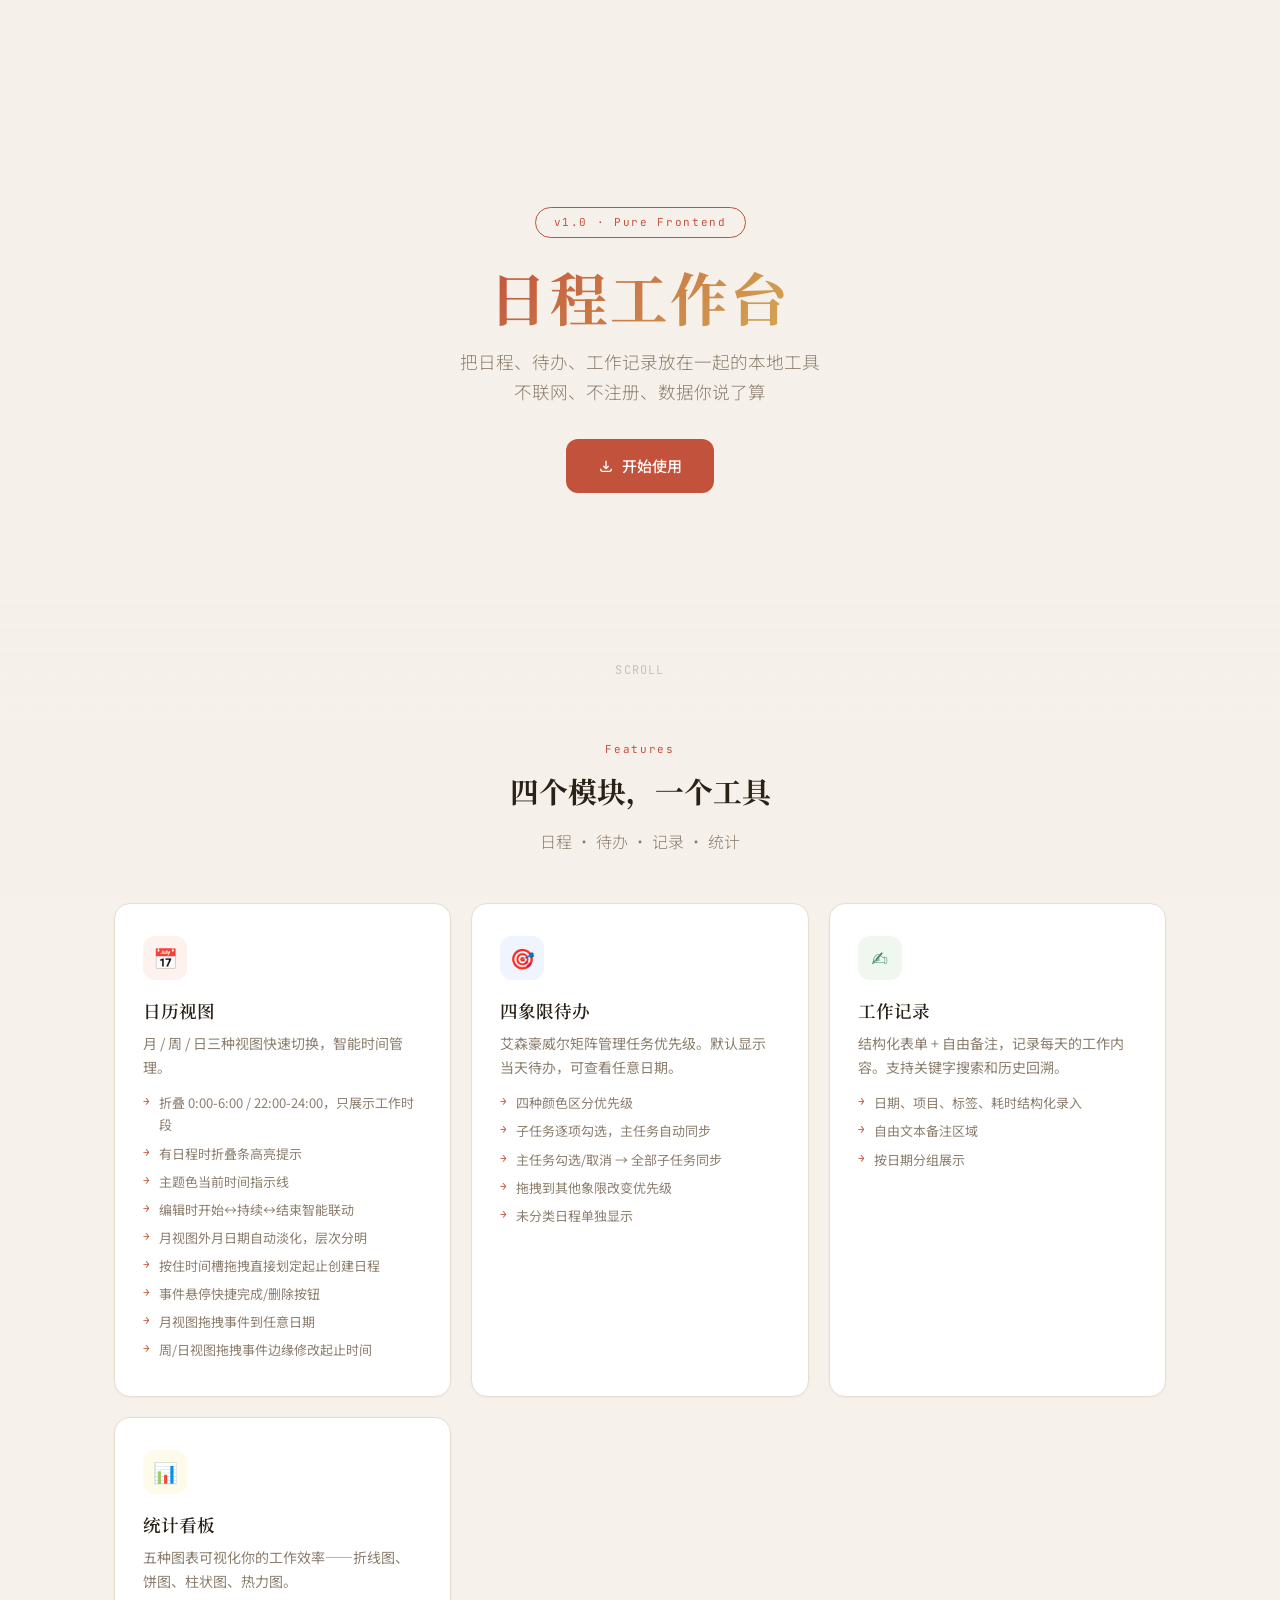
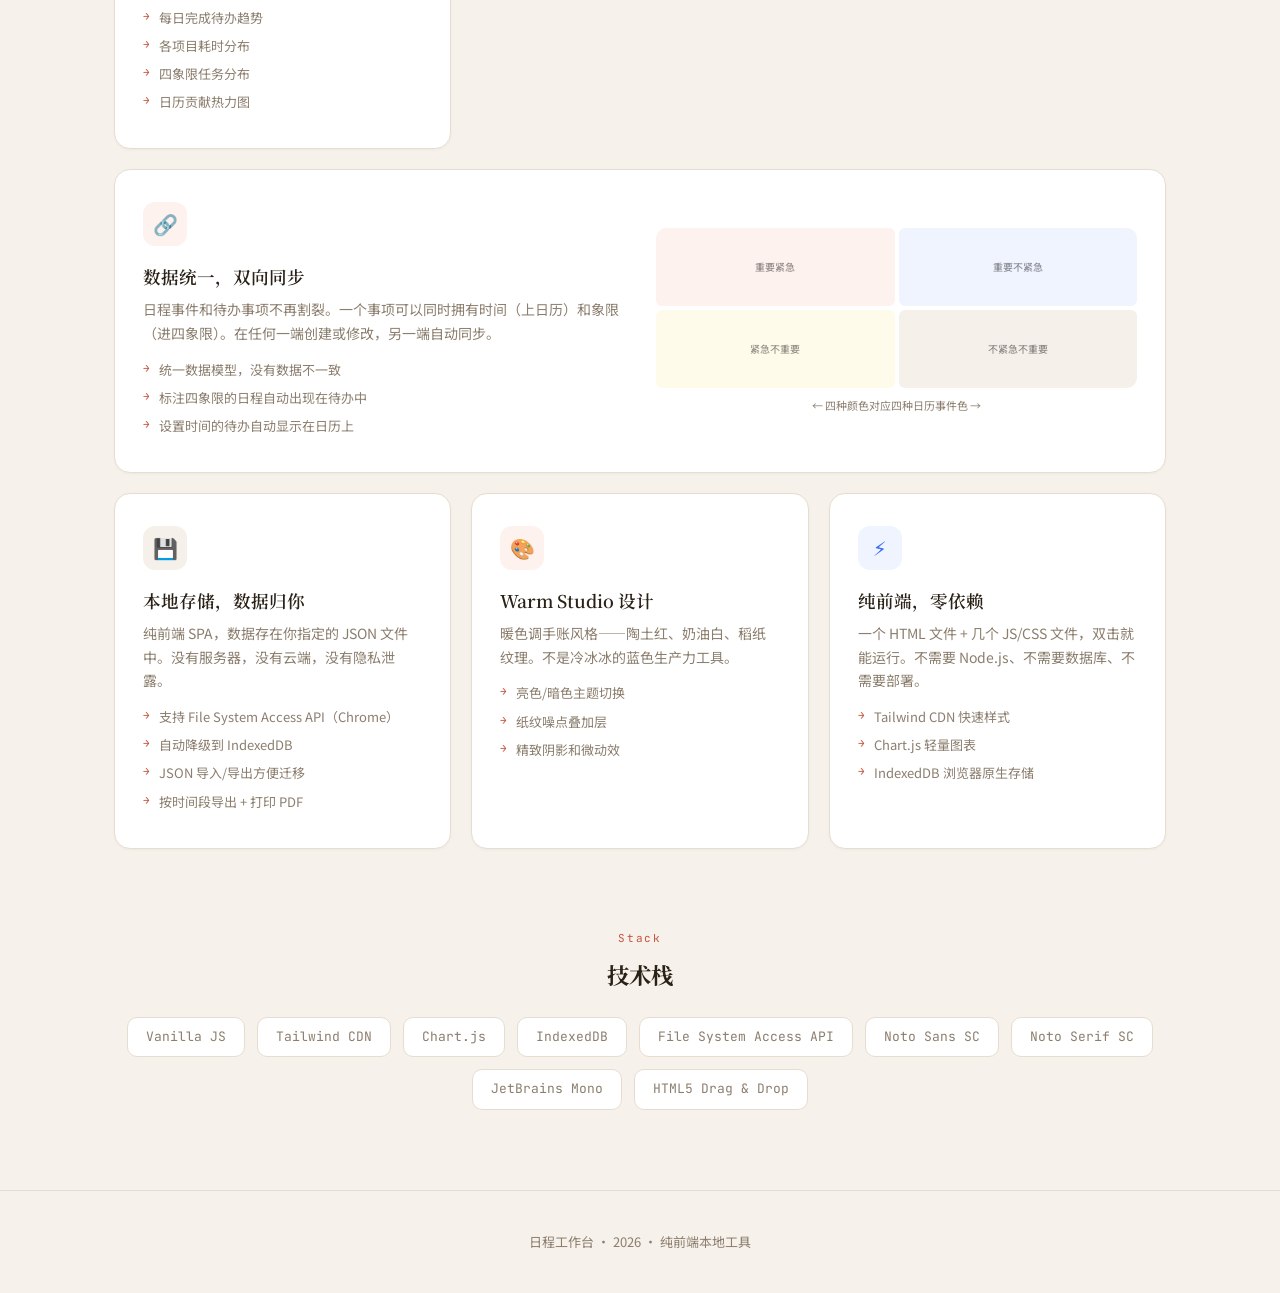
<file: docs/features.html>
<!DOCTYPE html>
<html lang="zh-CN">
<head>
<meta charset="UTF-8">
<meta name="viewport" content="width=device-width, initial-scale=1.0">
<title>日程工作台 · 功能介绍</title>
<link rel="preconnect" href="https://fonts.googleapis.com">
<link rel="preconnect" href="https://fonts.gstatic.com" crossorigin>
<link href="https://fonts.googleapis.com/css2?family=Noto+Serif+SC:wght@400;600;700&family=Noto+Sans+SC:wght@300;400;500;600;700&family=JetBrains+Mono:wght@400;500&display=swap" rel="stylesheet">
<style>
:root {
  --font-serif: 'Noto Serif SC', serif;
  --font-sans: 'Noto Sans SC', system-ui, sans-serif;
  --font-mono: 'JetBrains Mono', monospace;
  --warm-bg: #f6f1ea;
  --warm-surface: #ffffff;
  --warm-text: #2a2117;
  --warm-secondary: #8c7e6e;
  --warm-primary: #c4523c;
  --warm-primary-light: #fdf2ed;
  --warm-border: #e6ddd0;
  --warm-accent: #d4a853;
  --shadow-sm: 0 1px 3px rgba(0,0,0,0.04);
  --shadow-md: 0 4px 12px rgba(0,0,0,0.05);
  --shadow-lg: 0 8px 30px rgba(0,0,0,0.06);
}

* { box-sizing: border-box; margin: 0; padding: 0; }

body {
  font-family: var(--font-sans);
  background: var(--warm-bg);
  color: var(--warm-text);
  -webkit-font-smoothing: antialiased;
  line-height: 1.7;
  overflow-x: hidden;
}

/* ─── Paper Texture ─── */
body::before {
  content: '';
  position: fixed; inset: 0;
  pointer-events: none; z-index: 9999;
  opacity: 0.025; mix-blend-mode: multiply;
  background:
    repeating-linear-gradient(0deg, transparent, transparent 1px, rgba(0,0,0,0.04) 1px, rgba(0,0,0,0.04) 2px),
    repeating-linear-gradient(90deg, transparent, transparent 2px, rgba(0,0,0,0.015) 2px, rgba(0,0,0,0.015) 3px);
}

/* ─── Hero ─── */
.hero {
  min-height: 80vh;
  display: flex;
  flex-direction: column;
  align-items: center;
  justify-content: center;
  text-align: center;
  padding: 40px 24px 60px;
  position: relative;
  overflow: hidden;
}
.hero::after {
  content: '';
  position: absolute;
  bottom: 0; left: 0; right: 0;
  height: 120px;
  background: linear-gradient(to top, var(--warm-bg), transparent);
  pointer-events: none;
}
.hero-badge {
  display: inline-block;
  font-family: var(--font-mono);
  font-size: 11px;
  letter-spacing: 0.15em;
  color: var(--warm-primary);
  padding: 5px 18px;
  border: 1px solid var(--warm-primary);
  border-radius: 20px;
  margin-bottom: 24px;
  animation: fadeUp 0.8s ease-out;
}
.hero h1 {
  font-family: var(--font-serif);
  font-size: clamp(2.2rem, 6vw, 3.6rem);
  font-weight: 700;
  letter-spacing: 0.04em;
  line-height: 1.2;
  margin-bottom: 16px;
  animation: fadeUp 0.8s ease-out 0.1s both;
}
.hero h1 span {
  display: inline-block;
  background: linear-gradient(135deg, var(--warm-primary), var(--warm-accent));
  -webkit-background-clip: text;
  -webkit-text-fill-color: transparent;
  background-clip: text;
}
.hero p {
  font-size: 1.1rem;
  color: var(--warm-secondary);
  max-width: 480px;
  margin-bottom: 32px;
  font-weight: 300;
  animation: fadeUp 0.8s ease-out 0.2s both;
}
.hero-cta {
  display: inline-flex;
  align-items: center;
  gap: 8px;
  padding: 14px 32px;
  background: var(--warm-primary);
  color: white;
  border: none;
  border-radius: 12px;
  font-family: var(--font-sans);
  font-size: 15px;
  font-weight: 500;
  cursor: pointer;
  text-decoration: none;
  transition: transform 0.2s, box-shadow 0.2s;
  animation: fadeUp 0.8s ease-out 0.3s both;
}
.hero-cta:hover { transform: translateY(-2px); box-shadow: 0 8px 20px rgba(196,82,60,0.25); }
.hero-scroll {
  position: absolute;
  bottom: 40px;
  left: 50%;
  transform: translateX(-50%);
  animation: bounce 2s infinite;
  font-size: 12px;
  color: var(--warm-secondary);
  font-family: var(--font-mono);
  letter-spacing: 0.1em;
}

/* ─── Features Grid ─── */
.features {
  max-width: 1100px;
  margin: 0 auto;
  padding: 20px 24px 80px;
}
.section-label {
  text-align: center;
  font-family: var(--font-mono);
  font-size: 11px;
  letter-spacing: 0.15em;
  color: var(--warm-primary);
  margin-bottom: 8px;
}
.section-title {
  text-align: center;
  font-family: var(--font-serif);
  font-size: 1.8rem;
  font-weight: 700;
  margin-bottom: 12px;
}
.section-sub {
  text-align: center;
  color: var(--warm-secondary);
  font-weight: 300;
  margin-bottom: 48px;
}
.grid {
  display: grid;
  grid-template-columns: repeat(auto-fit, minmax(300px, 1fr));
  gap: 20px;
}

/* ─── Feature Card ─── */
.feature-card {
  background: var(--warm-surface);
  border: 1px solid var(--warm-border);
  border-radius: 16px;
  padding: 32px 28px;
  box-shadow: var(--shadow-sm);
  transition: box-shadow 0.3s, transform 0.25s;
  position: relative;
  overflow: hidden;
}
.feature-card::before {
  content: '';
  position: absolute;
  top: 0; left: 0; right: 0;
  height: 3px;
  background: linear-gradient(90deg, var(--warm-primary), var(--warm-accent));
  opacity: 0;
  transition: opacity 0.3s;
}
.feature-card:hover::before { opacity: 1; }
.feature-card:hover { box-shadow: var(--shadow-lg); transform: translateY(-4px); }
.feature-icon {
  width: 44px; height: 44px;
  border-radius: 12px;
  display: flex; align-items: center; justify-content: center;
  margin-bottom: 16px;
  font-size: 20px;
}
.feature-card h3 { font-family: var(--font-serif); font-size: 1.1rem; font-weight: 600; margin-bottom: 6px; }
.feature-card p { font-size: 14px; color: var(--warm-secondary); line-height: 1.7; }
.feature-card ul { margin-top: 10px; list-style: none; }
.feature-card li {
  font-size: 13px;
  color: var(--warm-secondary);
  padding: 3px 0;
  padding-left: 16px;
  position: relative;
}
.feature-card li::before {
  content: '→';
  position: absolute;
  left: 0;
  color: var(--warm-primary);
  font-family: var(--font-mono);
  font-size: 11px;
}

/* ─── Wide Card ─── */
.card-wide {
  grid-column: 1 / -1;
  display: grid;
  grid-template-columns: 1fr 1fr;
  gap: 32px;
  align-items: center;
}
@media (max-width: 700px) { .card-wide { grid-template-columns: 1fr; } }
.card-wide .mockup {
  background: linear-gradient(145deg, #faf7f2, #f0e8dc);
  border-radius: 14px;
  padding: 20px;
  min-height: 200px;
  border: 1px solid var(--warm-border);
  display: flex;
  align-items: center;
  justify-content: center;
  font-family: var(--font-mono);
  font-size: 12px;
  color: var(--warm-secondary);
  text-align: center;
  line-height: 2;
}

/* ─── Quadrant Grid Demo ─── */
.quadrant-demo {
  display: grid;
  grid-template-columns: 1fr 1fr;
  gap: 4px;
  width: 100%;
  height: 160px;
}
.quadrant-demo div {
  border-radius: 6px;
  display: flex; align-items: center; justify-content: center;
  font-size: 10px;
  font-weight: 500;
  color: rgba(0,0,0,0.4);
  cursor: default;
  transition: transform 0.2s;
}
.quadrant-demo div:hover { transform: scale(1.03); }
.q1 { background: #fef2ee; }
.q2 { background: #f0f4ff; }
.q3 { background: #fffbeb; }
.q4 { background: #f5f0ea; }

/* ─── Calendar Demo ─── */
.cal-demo {
  display: grid;
  grid-template-columns: repeat(7, 1fr);
  gap: 3px;
  width: 100%;
}
.cal-demo .hd { font-size: 9px; text-align: center; color: var(--warm-secondary); padding: 4px 0; font-weight: 600; }
.cal-demo .cell {
  aspect-ratio: 1;
  border-radius: 4px;
  background: rgba(255,255,255,0.6);
  display: flex; align-items: center; justify-content: center;
  font-size: 9px;
  color: var(--warm-secondary);
  border: 1px solid rgba(0,0,0,0.04);
}
.cal-demo .cell.today { background: var(--warm-primary); color: white; font-weight: 600; }
.cal-demo .cell.has-event { border-left: 2px solid var(--warm-primary); }

/* ─── Tech Stack ─── */
.tech-stack {
  max-width: 1100px;
  margin: 0 auto;
  padding: 0 24px 80px;
  text-align: center;
}
.tech-grid {
  display: flex;
  flex-wrap: wrap;
  justify-content: center;
  gap: 12px;
  margin-top: 24px;
}
.tech-item {
  padding: 8px 18px;
  background: var(--warm-surface);
  border: 1px solid var(--warm-border);
  border-radius: 10px;
  font-size: 13px;
  font-family: var(--font-mono);
  color: var(--warm-secondary);
  transition: all 0.2s;
}
.tech-item:hover { border-color: var(--warm-primary); color: var(--warm-primary); }

/* ─── Footer ─── */
footer {
  text-align: center;
  padding: 40px 24px;
  border-top: 1px solid var(--warm-border);
  font-size: 13px;
  color: var(--warm-secondary);
}

/* ─── Animations ─── */
@keyframes fadeUp {
  from { opacity: 0; transform: translateY(20px); }
  to   { opacity: 1; transform: translateY(0); }
}
@keyframes bounce {
  0%, 100% { transform: translateX(-50%) translateY(0); }
  50% { transform: translateX(-50%) translateY(6px); }
}
.feature-card { animation: fadeUp 0.6s ease-out both; }
.feature-card:nth-child(1) { animation-delay: 0.05s; }
.feature-card:nth-child(2) { animation-delay: 0.1s; }
.feature-card:nth-child(3) { animation-delay: 0.15s; }
.feature-card:nth-child(4) { animation-delay: 0.2s; }
.feature-card:nth-child(5) { animation-delay: 0.25s; }
.feature-card:nth-child(6) { animation-delay: 0.3s; }
.feature-card:nth-child(7) { animation-delay: 0.35s; }
.feature-card:nth-child(8) { animation-delay: 0.4s; }
</style>
</head>
<body>

<!-- ═══ HERO ═══ -->
<section class="hero">
  <div class="hero-badge">v1.0 · Pure Frontend</div>
  <h1><span>日程工作台</span></h1>
  <p>把日程、待办、工作记录放在一起的本地工具<br>不联网、不注册、数据你说了算</p>
  <a class="hero-cta" href="javascript:void(0)" onclick="alert('双击 index.html 即可打开')">
    <svg width="16" height="16" viewBox="0 0 24 24" fill="none" stroke="currentColor" stroke-width="2"><path d="M4 16v1a3 3 0 003 3h10a3 3 0 003-3v-1m-4-4l-4 4m0 0l-4-4m4 4V4"/></svg>
    开始使用
  </a>
  <div class="hero-scroll">SCROLL</div>
</section>

<!-- ═══ FEATURES ═══ -->
<section class="features">
  <div class="section-label">Features</div>
  <h2 class="section-title">四个模块，一个工具</h2>
  <p class="section-sub">日程 · 待办 · 记录 · 统计</p>

  <div class="grid">

    <!-- 1 -->
    <div class="feature-card">
      <div class="feature-icon" style="background:#fdf2ed;color:#c4523c;">📅</div>
      <h3>日历视图</h3>
      <p>月 / 周 / 日三种视图快速切换，智能时间管理。</p>
      <ul>
        <li>折叠 0:00-6:00 / 22:00-24:00，只展示工作时段</li>
        <li>有日程时折叠条高亮提示</li>
        <li>主题色当前时间指示线</li>
        <li>编辑时开始↔持续↔结束智能联动</li>
        <li>月视图外月日期自动淡化，层次分明</li>
        <li>按住时间槽拖拽直接划定起止创建日程</li>
        <li>事件悬停快捷完成/删除按钮</li>
        <li>月视图拖拽事件到任意日期</li>
        <li>周/日视图拖拽事件边缘修改起止时间</li>
      </ul>
    </div>

    <!-- 2 -->
    <div class="feature-card">
      <div class="feature-icon" style="background:#f0f4ff;color:#3b82f6;">🎯</div>
      <h3>四象限待办</h3>
      <p>艾森豪威尔矩阵管理任务优先级。默认显示当天待办，可查看任意日期。</p>
      <ul>
        <li>四种颜色区分优先级</li>
        <li>子任务逐项勾选，主任务自动同步</li>
        <li>主任务勾选/取消 → 全部子任务同步</li>
        <li>拖拽到其他象限改变优先级</li>
        <li>未分类日程单独显示</li>
      </ul>
    </div>

    <!-- 3 -->
    <div class="feature-card">
      <div class="feature-icon" style="background:#f0f7ee;color:#3a8c6a;">✍️</div>
      <h3>工作记录</h3>
      <p>结构化表单 + 自由备注，记录每天的工作内容。支持关键字搜索和历史回溯。</p>
      <ul>
        <li>日期、项目、标签、耗时结构化录入</li>
        <li>自由文本备注区域</li>
        <li>按日期分组展示</li>
      </ul>
    </div>

    <!-- 4 -->
    <div class="feature-card">
      <div class="feature-icon" style="background:#fffbeb;color:#b8860b;">📊</div>
      <h3>统计看板</h3>
      <p>五种图表可视化你的工作效率——折线图、饼图、柱状图、热力图。</p>
      <ul>
        <li>每日完成待办趋势</li>
        <li>各项目耗时分布</li>
        <li>四象限任务分布</li>
        <li>日历贡献热力图</li>
      </ul>
    </div>

    <!-- 5: wide card -->
    <div class="feature-card card-wide">
      <div>
        <div class="feature-icon" style="background:#fdf2ed;color:#c4523c;">🔗</div>
        <h3>数据统一，双向同步</h3>
        <p>日程事件和待办事项不再割裂。一个事项可以同时拥有时间（上日历）和象限（进四象限）。在任何一端创建或修改，另一端自动同步。</p>
        <ul>
          <li>统一数据模型，没有数据不一致</li>
          <li>标注四象限的日程自动出现在待办中</li>
          <li>设置时间的待办自动显示在日历上</li>
        </ul>
      </div>
      <div>
        <div class="quadrant-demo">
          <div class="q1" style="border-top-left-radius:10px;">重要紧急</div>
          <div class="q2" style="border-top-right-radius:10px;">重要不紧急</div>
          <div class="q3">紧急不重要</div>
          <div class="q4" style="border-bottom-right-radius:10px;">不紧急不重要</div>
        </div>
        <div style="margin-top:8px;text-align:center;font-size:11px;color:var(--warm-secondary);">← 四种颜色对应四种日历事件色 →</div>
      </div>
    </div>

    <!-- 6 -->
    <div class="feature-card">
      <div class="feature-icon" style="background:#f5f0ea;color:#8c7e6e;">💾</div>
      <h3>本地存储，数据归你</h3>
      <p>纯前端 SPA，数据存在你指定的 JSON 文件中。没有服务器，没有云端，没有隐私泄露。</p>
      <ul>
        <li>支持 File System Access API（Chrome）</li>
        <li>自动降级到 IndexedDB</li>
        <li>JSON 导入/导出方便迁移</li>
        <li>按时间段导出 + 打印 PDF</li>
      </ul>
    </div>

    <!-- 7 -->
    <div class="feature-card">
      <div class="feature-icon" style="background:#fdf2ed;color:#c4523c;">🎨</div>
      <h3>Warm Studio 设计</h3>
      <p>暖色调手账风格——陶土红、奶油白、稻纸纹理。不是冷冰冰的蓝色生产力工具。</p>
      <ul>
        <li>亮色/暗色主题切换</li>
        <li>纸纹噪点叠加层</li>
        <li>精致阴影和微动效</li>
      </ul>
    </div>

    <!-- 8 -->
    <div class="feature-card">
      <div class="feature-icon" style="background:#f0f4ff;color:#3b6ef6;">⚡</div>
      <h3>纯前端，零依赖</h3>
      <p>一个 HTML 文件 + 几个 JS/CSS 文件，双击就能运行。不需要 Node.js、不需要数据库、不需要部署。</p>
      <ul>
        <li>Tailwind CDN 快速样式</li>
        <li>Chart.js 轻量图表</li>
        <li>IndexedDB 浏览器原生存储</li>
      </ul>
    </div>

  </div>
</section>

<!-- ═══ TECH STACK ═══ -->
<section class="tech-stack">
  <div class="section-label">Stack</div>
  <h2 class="section-title" style="font-size:1.4rem;">技术栈</h2>
  <div class="tech-grid">
    <span class="tech-item">Vanilla JS</span>
    <span class="tech-item">Tailwind CDN</span>
    <span class="tech-item">Chart.js</span>
    <span class="tech-item">IndexedDB</span>
    <span class="tech-item">File System Access API</span>
    <span class="tech-item">Noto Sans SC</span>
    <span class="tech-item">Noto Serif SC</span>
    <span class="tech-item">JetBrains Mono</span>
    <span class="tech-item">HTML5 Drag & Drop</span>
  </div>
</section>

<footer>
 日程工作台 · 2026 · 纯前端本地工具
</footer>
</body>
</html>
</file>
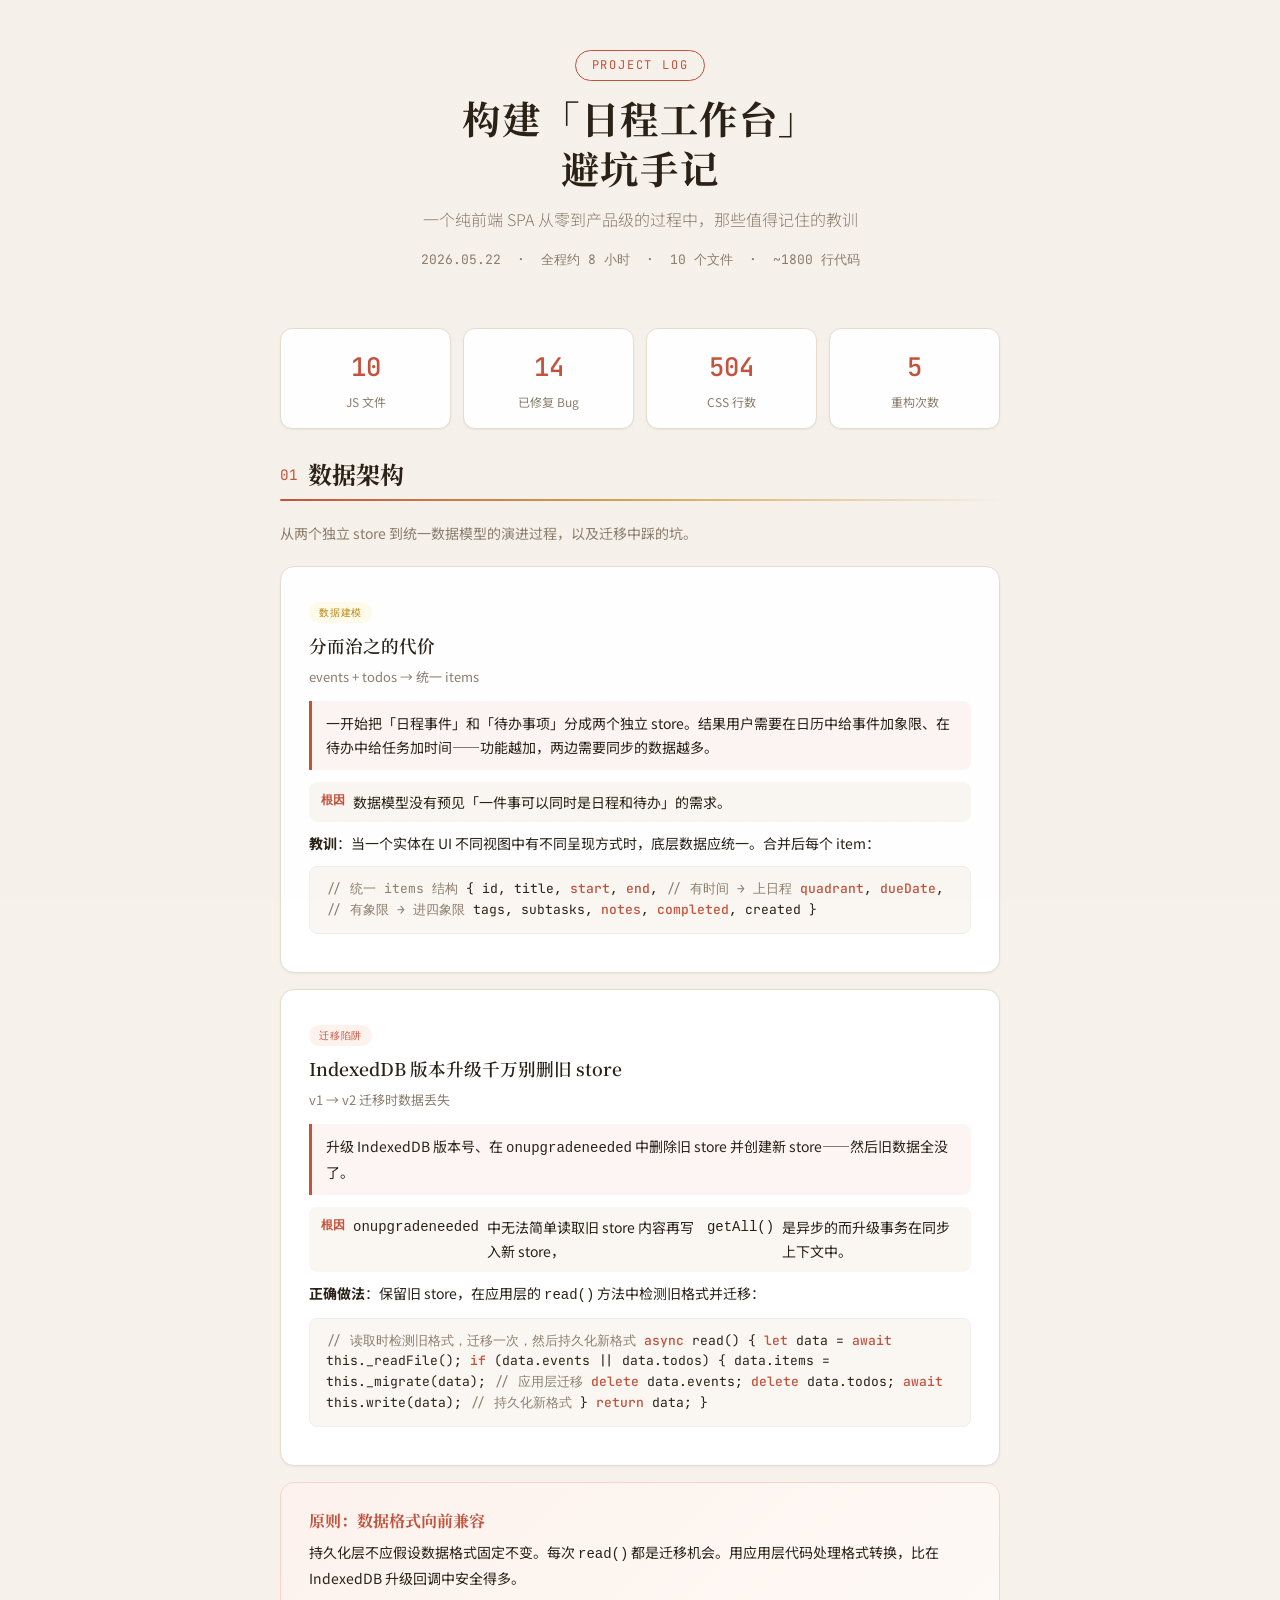
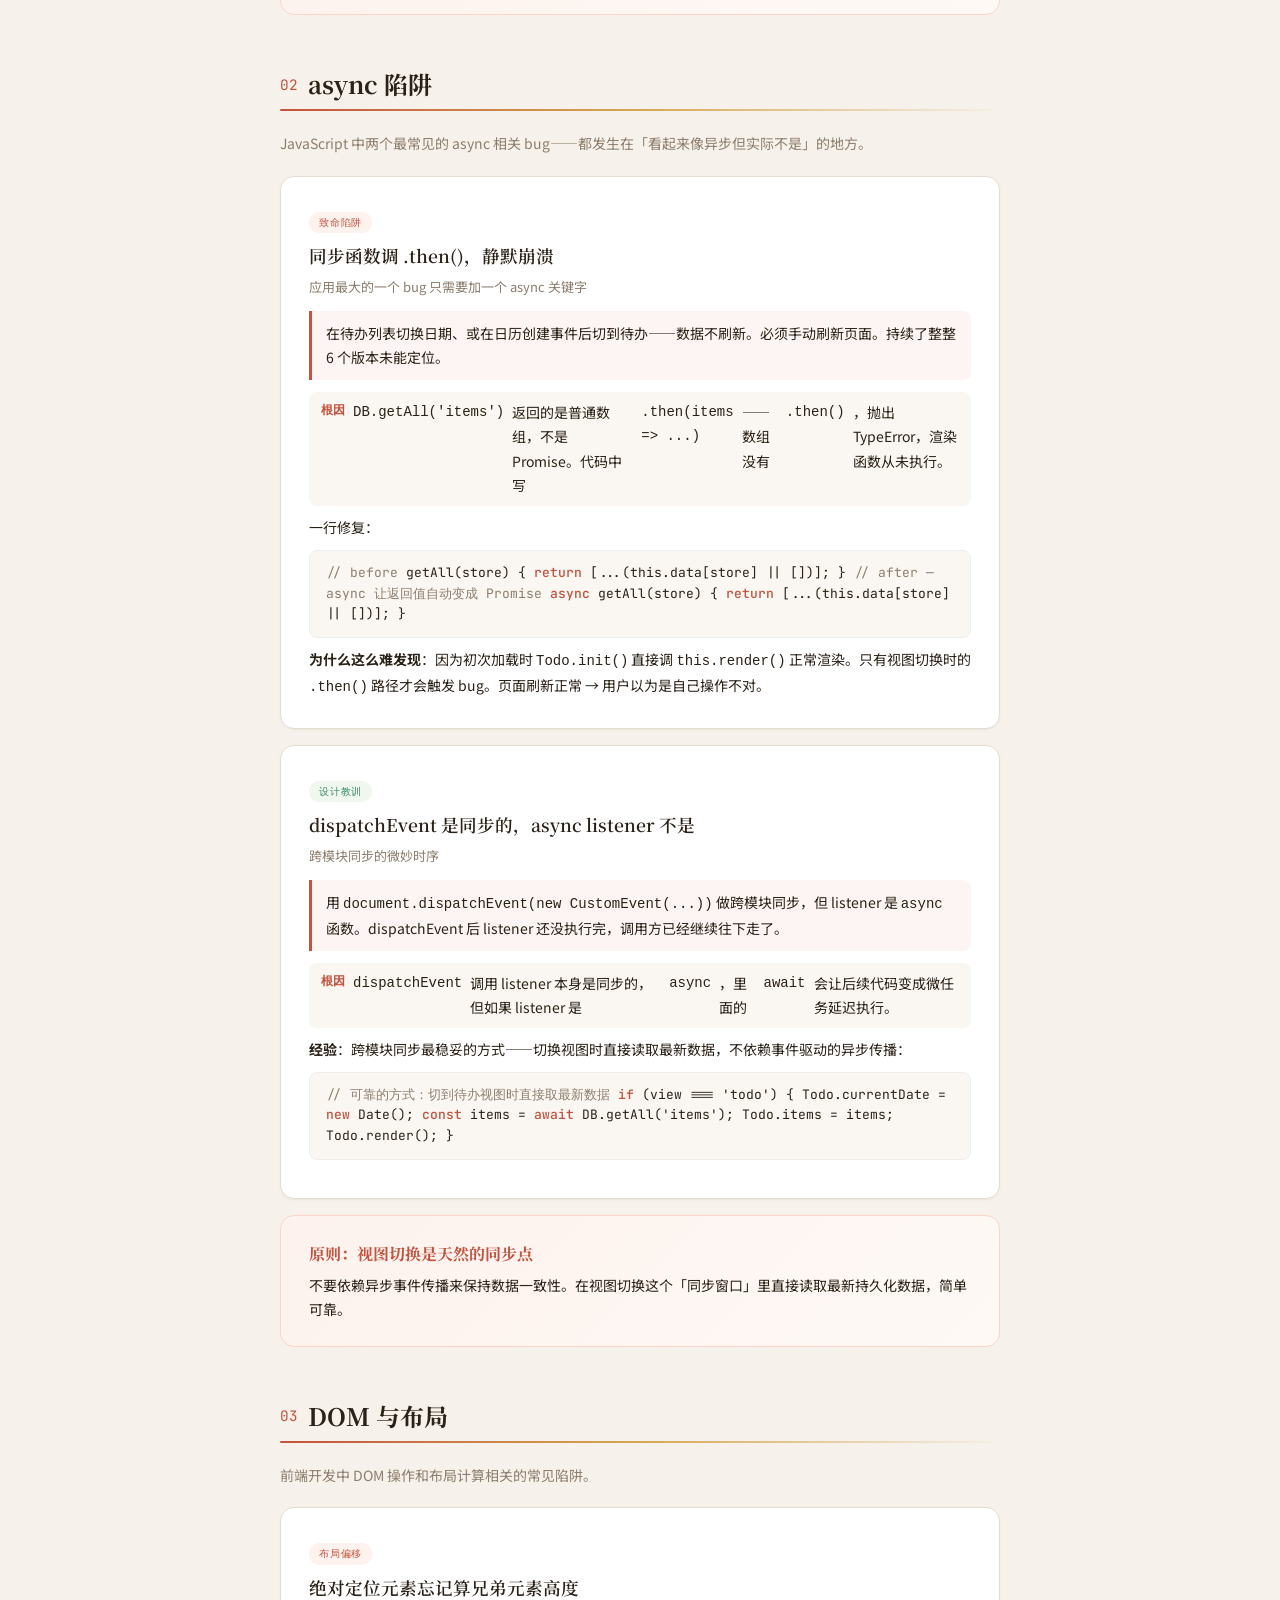
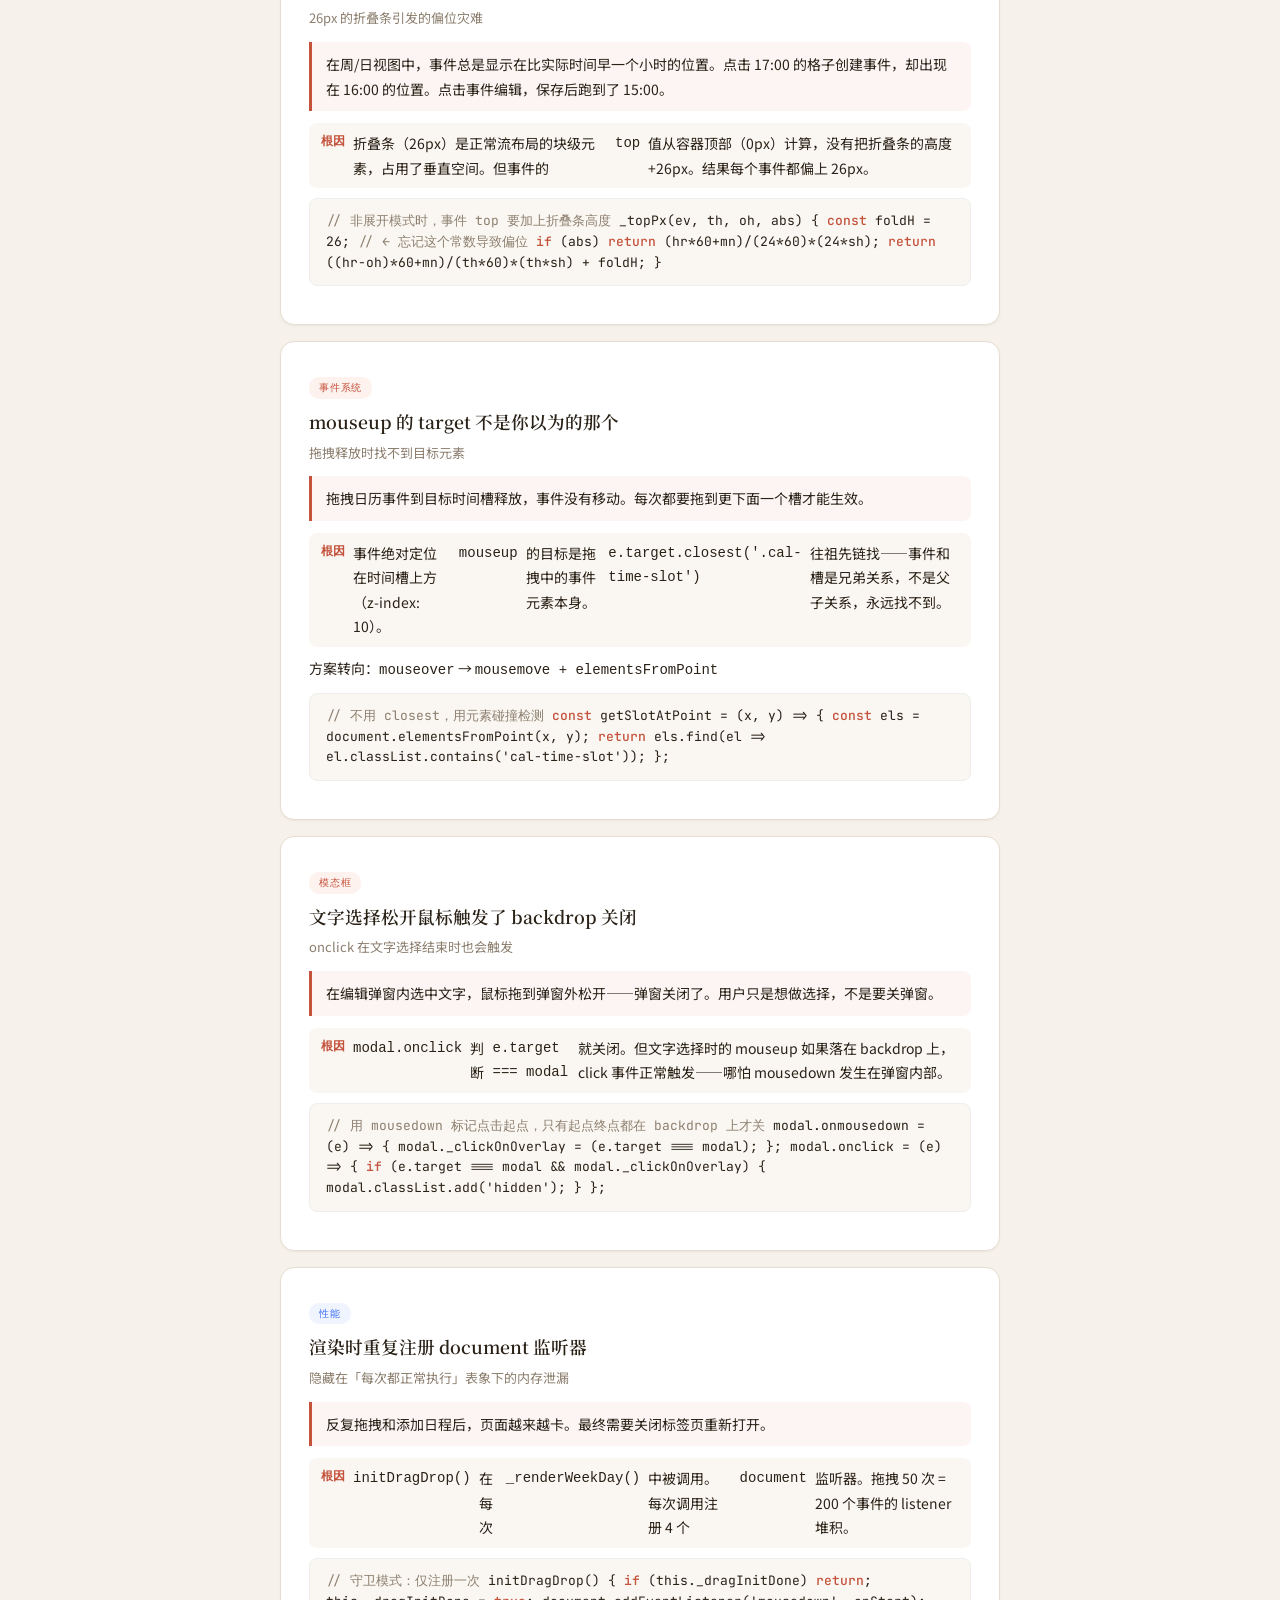
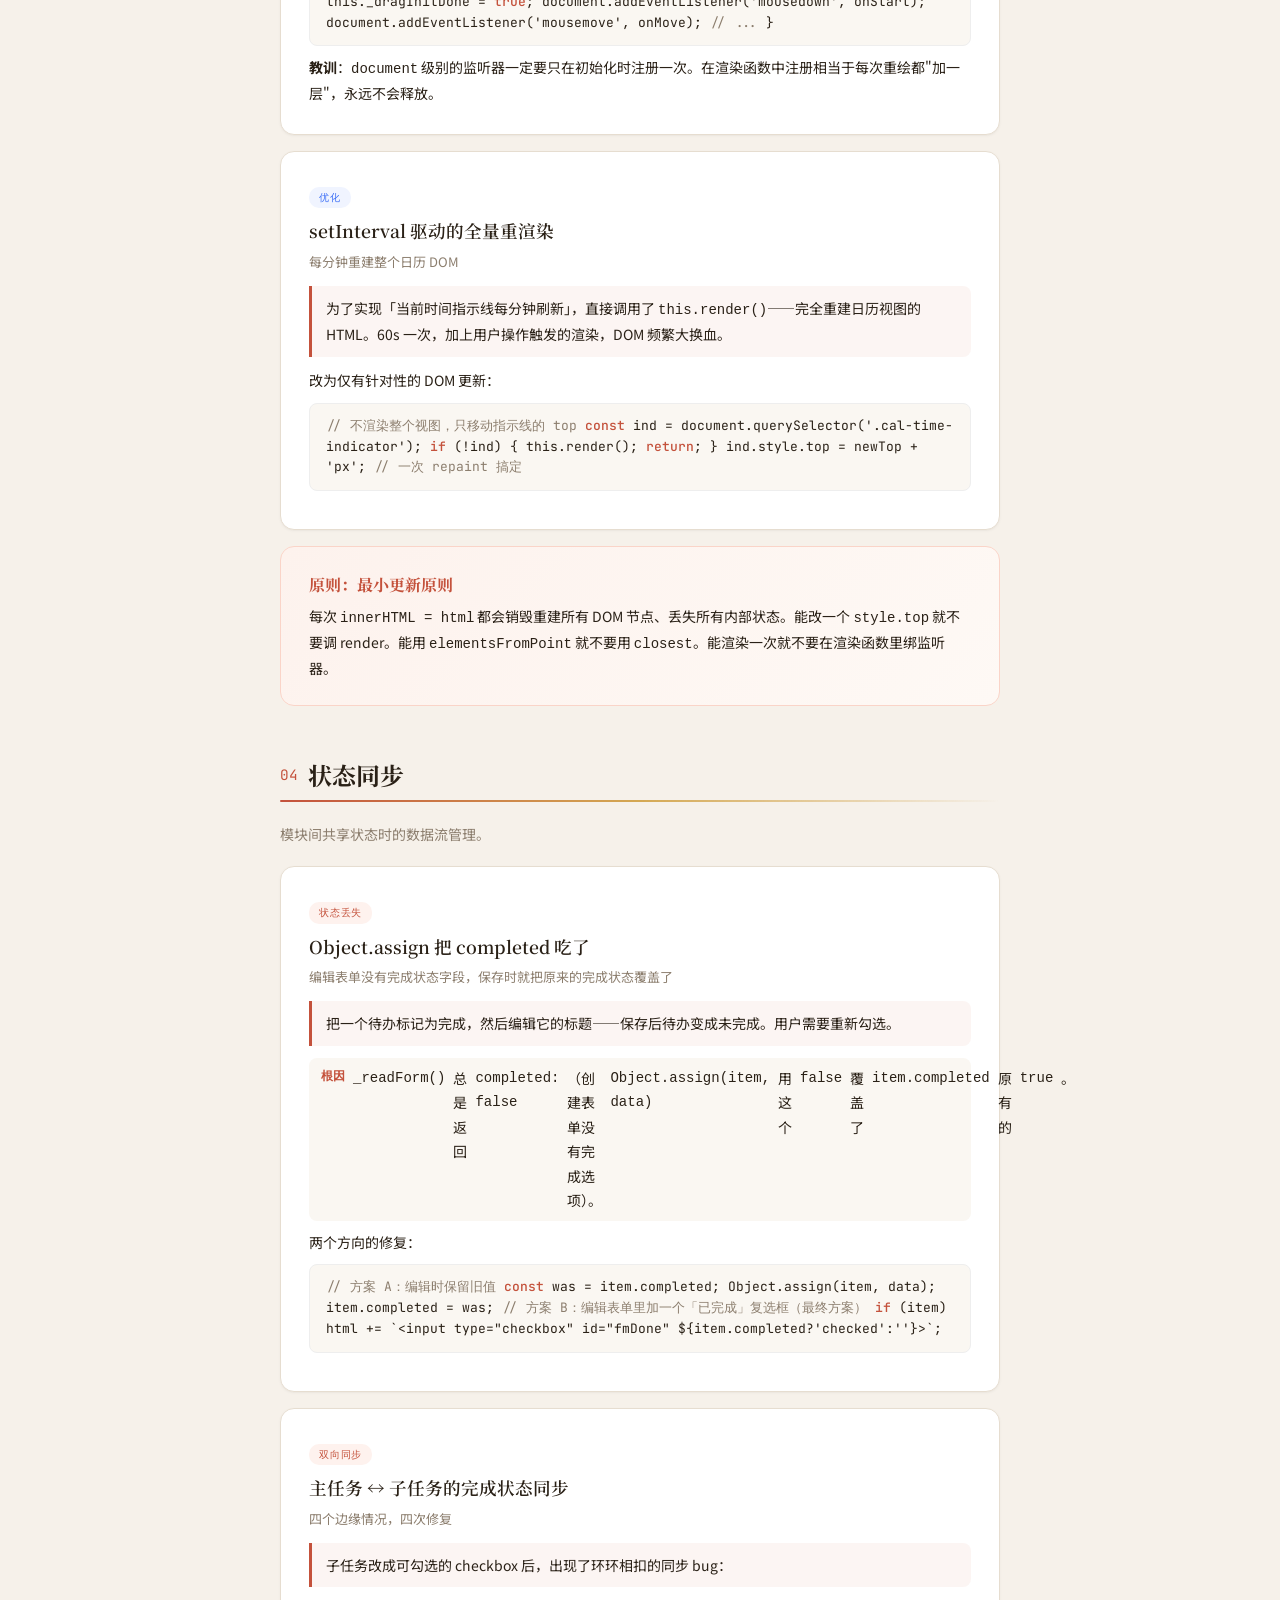
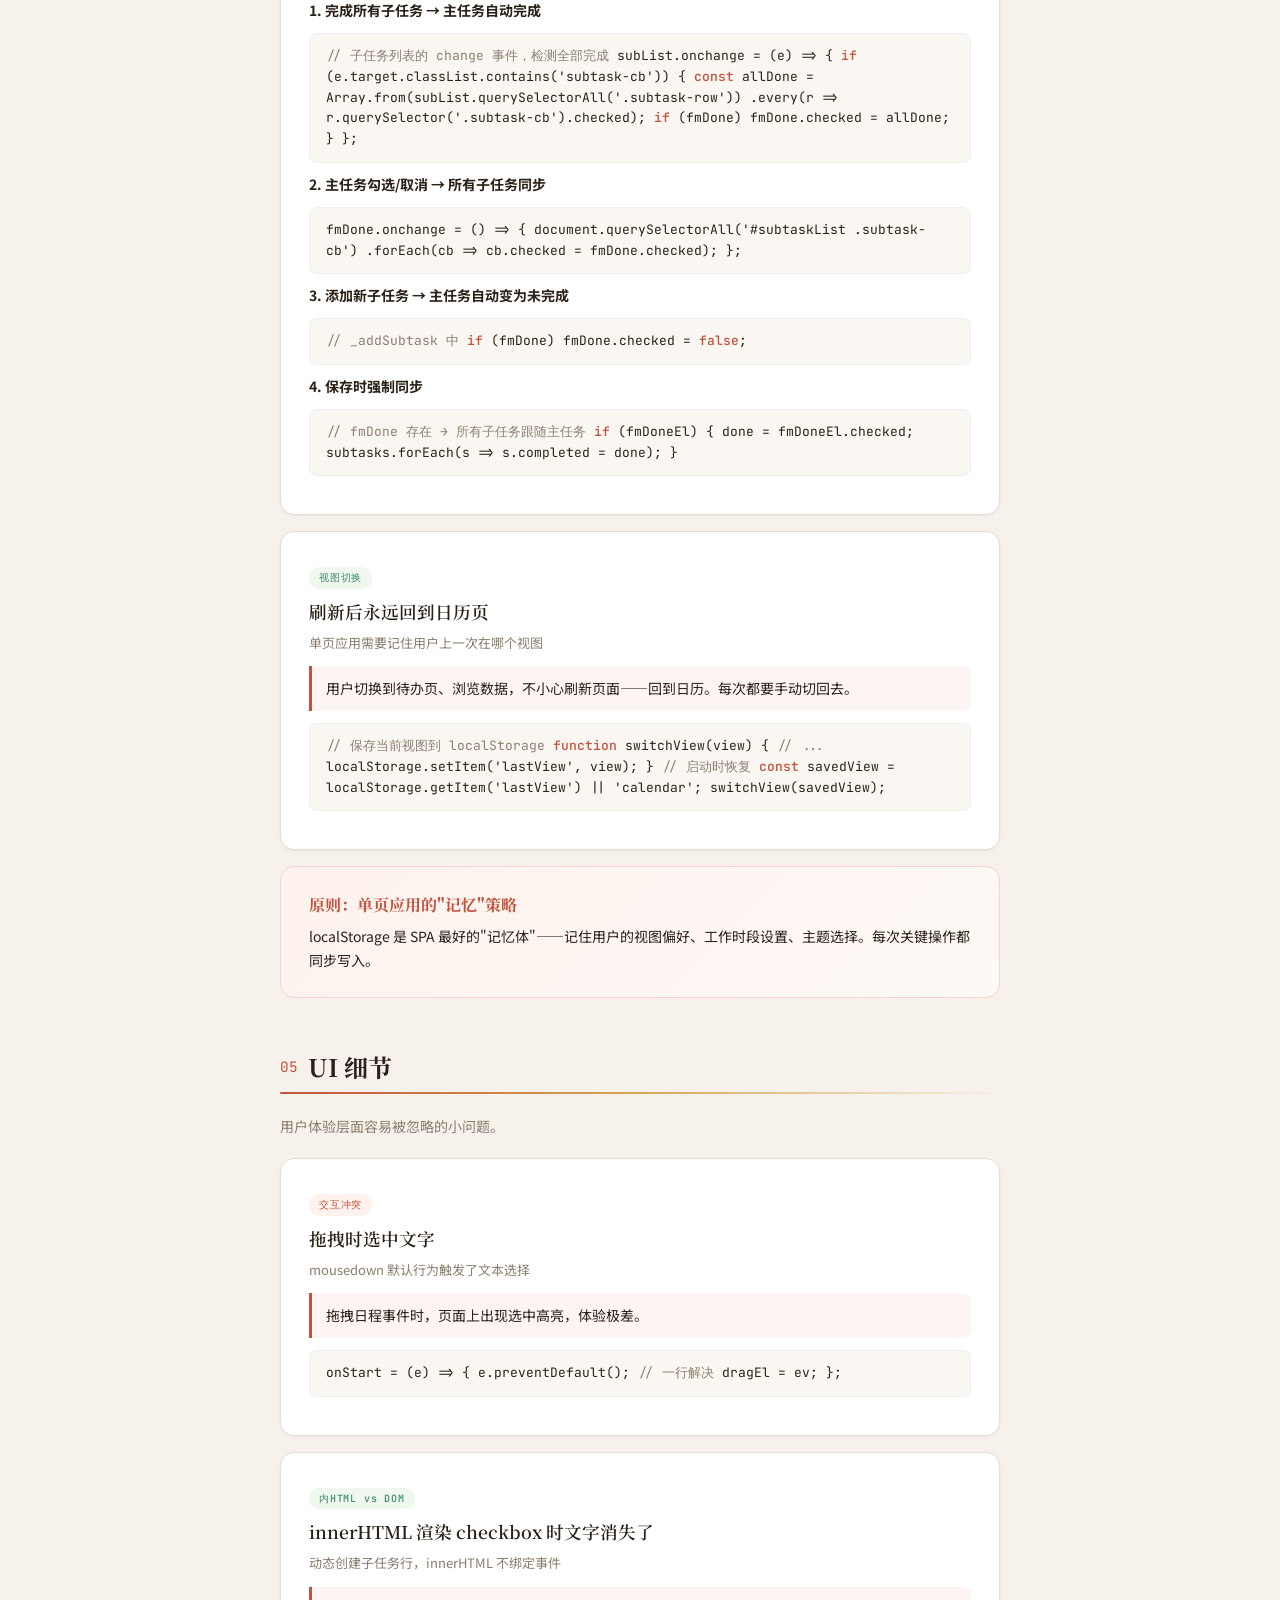
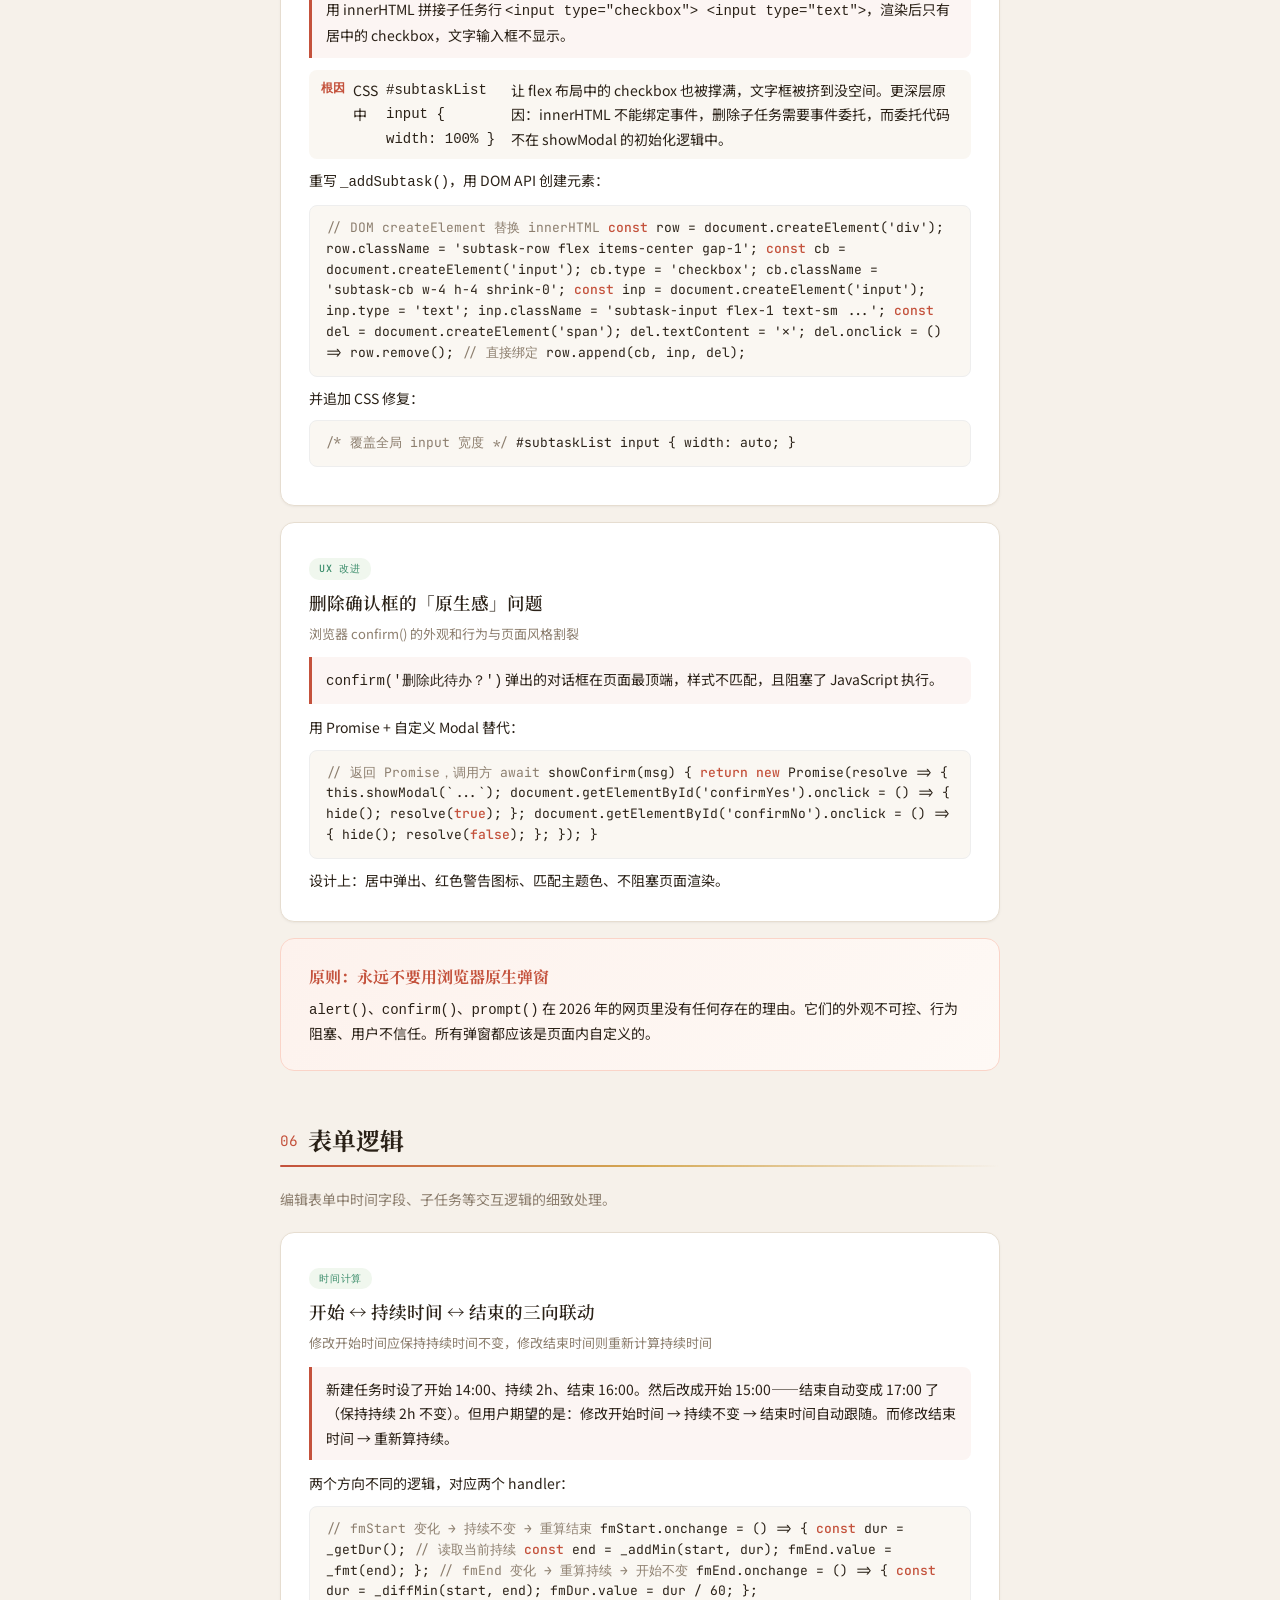
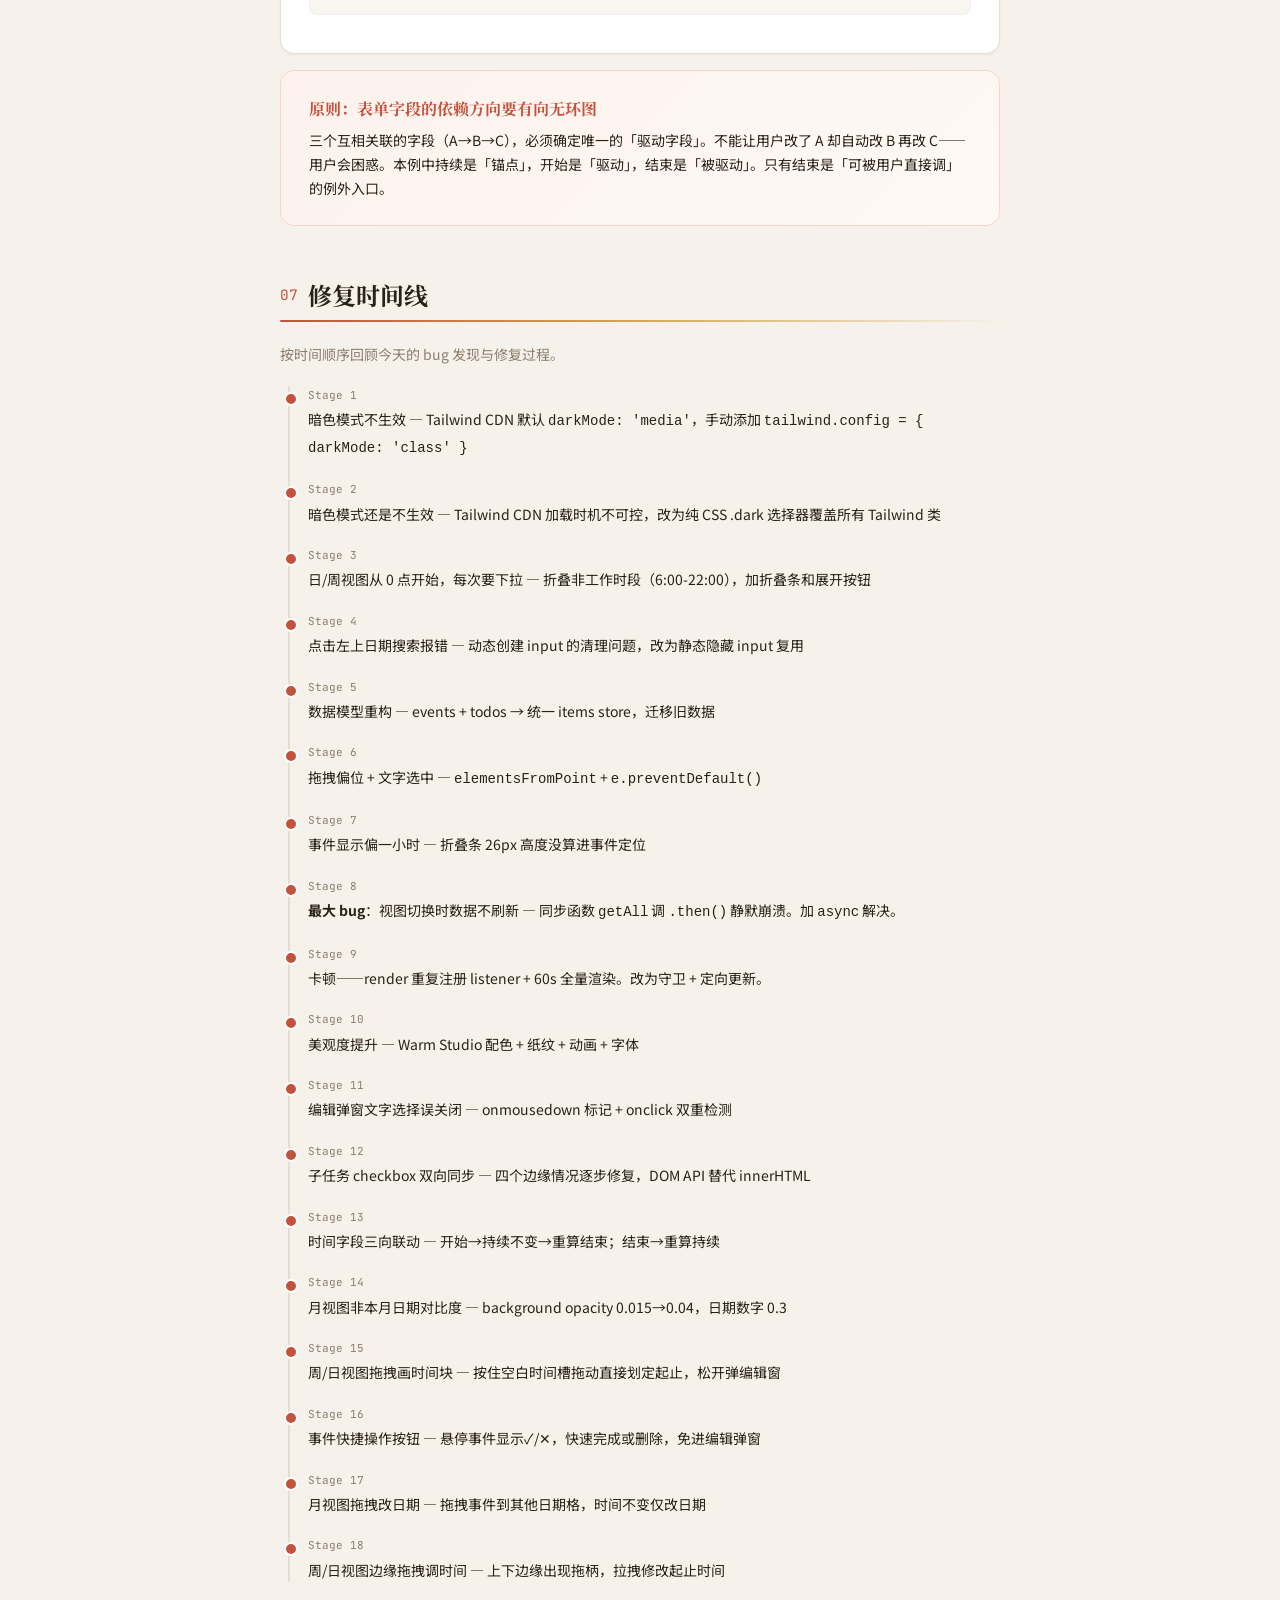
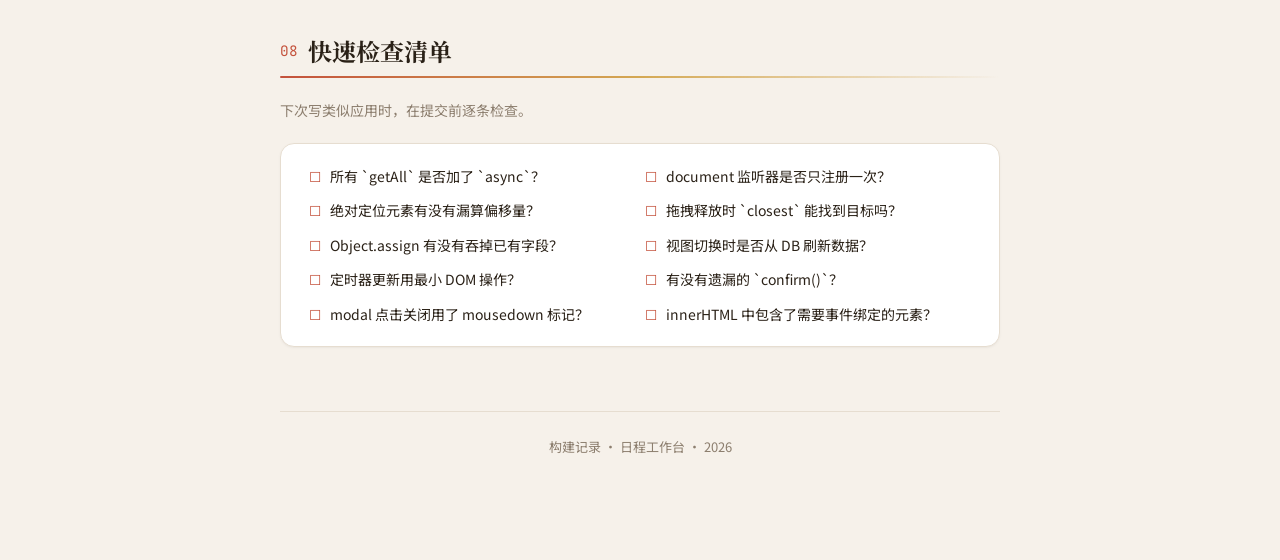
<file: docs/project-log.html>
<!DOCTYPE html>
<html lang="zh-CN">
<head>
<meta charset="UTF-8">
<meta name="viewport" content="width=device-width, initial-scale=1.0">
<title>构建手记 · 日程工作台</title>
<link rel="preconnect" href="https://fonts.googleapis.com">
<link rel="preconnect" href="https://fonts.gstatic.com" crossorigin>
<link href="https://fonts.googleapis.com/css2?family=Noto+Serif+SC:wght@400;600;700&family=Noto+Sans+SC:wght@300;400;500;600&family=JetBrains+Mono:wght@400;500&display=swap" rel="stylesheet">
<style>
/* ═══════════════════════════════════════
   Warm Studio — 手账质感记录页
   ═══════════════════════════════════════ */

:root {
  --font-serif: 'Noto Serif SC', 'Source Han Serif SC', serif;
  --font-sans: 'Noto Sans SC', system-ui, sans-serif;
  --font-mono: 'JetBrains Mono', monospace;
  --color-bg: #f6f1ea;
  --color-surface: #ffffff;
  --color-text: #2a2117;
  --color-text-secondary: #8c7e6e;
  --color-primary: #c4523c;
  --color-primary-light: #fdf2ed;
  --color-border: #e6ddd0;
  --color-accent: #d4a853;
  --shadow-card: 0 1px 3px rgba(0,0,0,0.04), 0 1px 1px rgba(0,0,0,0.02);
  --shadow-card-hover: 0 4px 12px rgba(0,0,0,0.05), 0 2px 4px rgba(0,0,0,0.03);
  --width-content: 720px;
}

* { box-sizing: border-box; margin: 0; padding: 0; }

body {
  font-family: var(--font-sans);
  background: var(--color-bg);
  color: var(--color-text);
  -webkit-font-smoothing: antialiased;
  line-height: 1.75;
  padding: 48px 24px 120px;
}

/* Paper texture */
body::before {
  content: '';
  position: fixed;
  inset: 0;
  pointer-events: none;
  z-index: 9999;
  opacity: 0.025;
  mix-blend-mode: multiply;
  background:
    repeating-linear-gradient(0deg, transparent, transparent 1px, rgba(0,0,0,0.04) 1px, rgba(0,0,0,0.04) 2px),
    repeating-linear-gradient(90deg, transparent, transparent 2px, rgba(0,0,0,0.015) 2px, rgba(0,0,0,0.015) 3px);
}

.container {
  max-width: var(--width-content);
  margin: 0 auto;
}

/* ─── Header ─── */
header {
  text-align: center;
  margin-bottom: 56px;
  animation: fadeUp 0.7s ease-out;
}

header .label {
  display: inline-block;
  font-family: var(--font-mono);
  font-size: 12px;
  letter-spacing: 0.15em;
  color: var(--color-primary);
  text-transform: uppercase;
  margin-bottom: 12px;
  padding: 4px 16px;
  border: 1px solid var(--color-primary);
  border-radius: 20px;
}

header h1 {
  font-family: var(--font-serif);
  font-size: 2.4rem;
  font-weight: 700;
  letter-spacing: 0.04em;
  line-height: 1.3;
  margin-bottom: 12px;
}

header .subtitle {
  font-size: 1rem;
  color: var(--color-text-secondary);
  font-weight: 300;
}

header .meta {
  margin-top: 16px;
  font-size: 13px;
  color: var(--color-text-secondary);
  font-family: var(--font-mono);
}

/* ─── Section ─── */
section {
  margin-bottom: 48px;
  animation: fadeUp 0.6s ease-out both;
}
section:nth-child(1) { animation-delay: 0.1s; }
section:nth-child(2) { animation-delay: 0.2s; }
section:nth-child(3) { animation-delay: 0.3s; }

.section-title {
  font-family: var(--font-serif);
  font-size: 1.5rem;
  font-weight: 700;
  margin-bottom: 4px;
  display: flex;
  align-items: center;
  gap: 10px;
}

.section-title .num {
  font-family: var(--font-mono);
  font-size: 0.9rem;
  color: var(--color-primary);
  font-weight: 400;
}

.section-divider {
  height: 2px;
  background: linear-gradient(90deg, var(--color-primary), var(--color-accent), transparent);
  margin-bottom: 20px;
  border-radius: 1px;
}

.section-desc {
  color: var(--color-text-secondary);
  font-size: 14px;
  margin-bottom: 20px;
}

/* ─── Bug Card ─── */
.bug-card {
  background: var(--color-surface);
  border-radius: 14px;
  padding: 28px;
  margin-bottom: 16px;
  box-shadow: var(--shadow-card);
  border: 1px solid var(--color-border);
  transition: box-shadow 0.25s, transform 0.2s;
  position: relative;
}

.bug-card:hover {
  box-shadow: var(--shadow-card-hover);
  transform: translateY(-2px);
}

.bug-card .tag {
  display: inline-block;
  font-family: var(--font-mono);
  font-size: 10px;
  letter-spacing: 0.08em;
  padding: 2px 10px;
  border-radius: 10px;
  margin-bottom: 8px;
  font-weight: 500;
}

.tag-bug { background: #fef2ee; color: #c4523c; }
.tag-lesson { background: #f0f7ee; color: #3a8c6a; }
.tag-perf { background: #f0f4ff; color: #3b6ef6; }
.tag-arch { background: #fffbeb; color: #b8860b; }

.bug-card h3 {
  font-family: var(--font-serif);
  font-size: 1.1rem;
  font-weight: 600;
  margin-bottom: 4px;
}

.bug-card .sub {
  font-size: 13px;
  color: var(--color-text-secondary);
  margin-bottom: 12px;
}

.bug-card .symptom {
  background: rgba(196,82,60,0.06);
  border-left: 3px solid var(--color-primary);
  padding: 10px 14px;
  border-radius: 0 8px 8px 0;
  font-size: 14px;
  margin-bottom: 12px;
}

.bug-card .cause {
  display: flex;
  gap: 8px;
  font-size: 14px;
  margin-bottom: 10px;
  padding: 8px 12px;
  background: #faf7f2;
  border-radius: 8px;
}

.dark .bug-card .cause { background: #2a241e; }

.cause-label {
  font-weight: 600;
  color: var(--color-primary);
  white-space: nowrap;
  font-family: var(--font-mono);
  font-size: 12px;
}

.bug-card .fix {
  font-size: 14px;
  line-height: 1.7;
}

.bug-card .code {
  font-family: var(--font-mono);
  font-size: 13px;
  background: #faf7f2;
  padding: 12px 16px;
  border-radius: 8px;
  overflow-x: auto;
  margin: 10px 0;
  line-height: 1.6;
  border: 1px solid #eee;
}

.dark .bug-card .code { background: #2a241e; border-color: #353025; }

.bug-card .code .comment { color: #8c7e6e; }
.bug-card .code .keyword { color: #c4523c; font-weight: 500; }
.bug-card .code .string { color: #3a6e8c; }

/* ─── Principle Box ─── */
.principle-box {
  background: linear-gradient(135deg, #fdf2ed, #fef9f5);
  border: 1px solid #fad4c8;
  border-radius: 14px;
  padding: 24px 28px;
  margin-bottom: 16px;
}

.principle-box h4 {
  font-family: var(--font-serif);
  font-size: 1rem;
  margin-bottom: 6px;
  color: var(--color-primary);
}

.principle-box p { font-size: 14px; line-height: 1.7; }

/* ─── Timeline ─── */
.timeline { position: relative; padding-left: 28px; }
.timeline::before {
  content: '';
  position: absolute;
  left: 8px;
  top: 0;
  bottom: 0;
  width: 2px;
  background: var(--color-border);
}
.timeline-item {
  position: relative;
  margin-bottom: 20px;
  animation: fadeUp 0.5s ease-out both;
}
.timeline-item::before {
  content: '';
  position: absolute;
  left: -24px;
  top: 6px;
  width: 10px;
  height: 10px;
  border-radius: 50%;
  background: var(--color-primary);
  border: 2px solid var(--color-surface);
}
.timeline-item .time {
  font-family: var(--font-mono);
  font-size: 11px;
  color: var(--color-text-secondary);
}
.timeline-item p { font-size: 14px; margin-top: 2px; }

/* ─── Stats Grid ─── */
.stats-grid {
  display: grid;
  grid-template-columns: repeat(4, 1fr);
  gap: 12px;
  margin-bottom: 24px;
}
@media (max-width: 600px) { .stats-grid { grid-template-columns: repeat(2, 1fr); } }
.stat-item {
  background: var(--color-surface);
  border: 1px solid var(--color-border);
  border-radius: 12px;
  padding: 16px;
  text-align: center;
  box-shadow: var(--shadow-card);
}
.stat-item .num {
  font-family: var(--font-mono);
  font-size: 1.6rem;
  font-weight: 500;
  color: var(--color-primary);
}
.stat-item .label {
  font-size: 12px;
  color: var(--color-text-secondary);
  margin-top: 2px;
}

/* ─── Animations ─── */
@keyframes fadeUp {
  from { opacity: 0; transform: translateY(16px); }
  to   { opacity: 1; transform: translateY(0); }
}

/* ─── Footer ─── */
footer {
  text-align: center;
  margin-top: 64px;
  padding-top: 24px;
  border-top: 1px solid var(--color-border);
  font-size: 13px;
  color: var(--color-text-secondary);
}
footer a { color: var(--color-primary); text-decoration: none; }
footer a:hover { text-decoration: underline; }

/* ─── Responsive ─── */
@media (max-width: 640px) {
  body { padding: 24px 16px 80px; }
  header h1 { font-size: 1.8rem; }
  .bug-card { padding: 20px; }
}
</style>
</head>
<body>
<div class="container">

<!-- ═══ HEADER ═══ -->
<header>
  <div class="label">Project Log</div>
  <h1>构建「日程工作台」<br>避坑手记</h1>
  <p class="subtitle">一个纯前端 SPA 从零到产品级的过程中，那些值得记住的教训</p>
  <div class="meta">2026.05.22 &nbsp;·&nbsp; 全程约 8 小时 &nbsp;·&nbsp; 10 个文件 &nbsp;·&nbsp; ~1800 行代码</div>
</header>

<!-- ═══ STATS ═══ -->
<div class="stats-grid">
  <div class="stat-item"><div class="num">10</div><div class="label">JS 文件</div></div>
  <div class="stat-item"><div class="num">14</div><div class="label">已修复 Bug</div></div>
  <div class="stat-item"><div class="num">504</div><div class="label">CSS 行数</div></div>
  <div class="stat-item"><div class="num">5</div><div class="label">重构次数</div></div>
</div>

<!-- ═══ SECTION 1: Data Architecture ═══ -->
<section>
  <div class="section-title"><span class="num">01</span> 数据架构</div>
  <div class="section-divider"></div>
  <p class="section-desc">从两个独立 store 到统一数据模型的演进过程，以及迁移中踩的坑。</p>

  <div class="bug-card">
    <span class="tag tag-arch">数据建模</span>
    <h3>分而治之的代价</h3>
    <p class="sub">events + todos → 统一 items</p>
    <div class="symptom">一开始把「日程事件」和「待办事项」分成两个独立 store。结果用户需要在日历中给事件加象限、在待办中给任务加时间——功能越加，两边需要同步的数据越多。</div>
    <div class="cause"><span class="cause-label">根因</span> 数据模型没有预见「一件事可以同时是日程和待办」的需求。</div>
    <div class="fix">
      <strong>教训</strong>：当一个实体在 UI 不同视图中有不同呈现方式时，底层数据应统一。合并后每个 item：
      <div class="code"><span class="comment">// 统一 items 结构</span>
{ id, title, <span class="keyword">start</span>, <span class="keyword">end</span>,       <span class="comment">// 有时间 → 上日程</span>
  <span class="keyword">quadrant</span>, <span class="keyword">dueDate</span>,   <span class="comment">// 有象限 → 进四象限</span>
  tags, subtasks, <span class="keyword">notes</span>,
  <span class="keyword">completed</span>, created }</div>
    </div>
  </div>

  <div class="bug-card">
    <span class="tag tag-bug">迁移陷阱</span>
    <h3>IndexedDB 版本升级千万别删旧 store</h3>
    <p class="sub">v1 → v2 迁移时数据丢失</p>
    <div class="symptom">升级 IndexedDB 版本号、在 <code>onupgradeneeded</code> 中删除旧 store 并创建新 store——然后旧数据全没了。</div>
    <div class="cause"><span class="cause-label">根因</span> <code>onupgradeneeded</code> 中无法简单读取旧 store 内容再写入新 store，<code>getAll()</code> 是异步的而升级事务在同步上下文中。</div>
    <div class="fix">
      <strong>正确做法</strong>：保留旧 store，在应用层的 <code>read()</code> 方法中检测旧格式并迁移：
      <div class="code"><span class="comment">// 读取时检测旧格式，迁移一次，然后持久化新格式</span>
<span class="keyword">async</span> read() {
  <span class="keyword">let</span> data = <span class="keyword">await</span> this._readFile();
  <span class="keyword">if</span> (data.events || data.todos) {
    data.items = this._migrate(data); <span class="comment">// 应用层迁移</span>
    <span class="keyword">delete</span> data.events; <span class="keyword">delete</span> data.todos;
    <span class="keyword">await</span> this.write(data); <span class="comment">// 持久化新格式</span>
  }
  <span class="keyword">return</span> data;
}</div>
    </div>
  </div>

  <div class="principle-box">
    <h4>原则：数据格式向前兼容</h4>
    <p>持久化层不应假设数据格式固定不变。每次 <code>read()</code> 都是迁移机会。用应用层代码处理格式转换，比在 IndexedDB 升级回调中安全得多。</p>
  </div>
</section>

<!-- ═══ SECTION 2: Async Pitfalls ═══ -->
<section>
  <div class="section-title"><span class="num">02</span> async 陷阱</div>
  <div class="section-divider"></div>
  <p class="section-desc">JavaScript 中两个最常见的 async 相关 bug——都发生在「看起来像异步但实际不是」的地方。</p>

  <div class="bug-card">
    <span class="tag tag-bug">致命陷阱</span>
    <h3>同步函数调 .then()，静默崩溃</h3>
    <p class="sub">应用最大的一个 bug 只需要加一个 async 关键字</p>
    <div class="symptom">在待办列表切换日期、或在日历创建事件后切到待办——数据不刷新。必须手动刷新页面。持续了整整 6 个版本未能定位。</div>
    <div class="cause">
      <span class="cause-label">根因</span>
      <code>DB.getAll('items')</code> 返回的是普通数组，不是 Promise。代码中写 <code>.then(items => ...)</code>——数组没有 <code>.then()</code>，抛出 TypeError，渲染函数从未执行。
    </div>
    <div class="fix">
      一行修复：
      <div class="code"><span class="comment">// before</span>
getAll(store) { <span class="keyword">return</span> [...(this.data[store] || [])]; }
<span class="comment">// after — async 让返回值自动变成 Promise</span>
<span class="keyword">async</span> getAll(store) { <span class="keyword">return</span> [...(this.data[store] || [])]; }</div>
      <div style="margin-top:8px">
      <strong>为什么这么难发现</strong>：因为初次加载时 <code>Todo.init()</code> 直接调 <code>this.render()</code> 正常渲染。只有视图切换时的 <code>.then()</code> 路径才会触发 bug。页面刷新正常 → 用户以为是自己操作不对。
      </div>
    </div>
  </div>

  <div class="bug-card">
    <span class="tag tag-lesson">设计教训</span>
    <h3>dispatchEvent 是同步的，async listener 不是</h3>
    <p class="sub">跨模块同步的微妙时序</p>
    <div class="symptom">用 <code>document.dispatchEvent(new CustomEvent(...))</code> 做跨模块同步，但 listener 是 <code>async</code> 函数。dispatchEvent 后 listener 还没执行完，调用方已经继续往下走了。</div>
    <div class="cause"><span class="cause-label">根因</span> <code>dispatchEvent</code> 调用 listener 本身是同步的，但如果 listener 是 <code>async</code>，里面的 <code>await</code> 会让后续代码变成微任务延迟执行。</div>
    <div class="fix">
      <strong>经验</strong>：跨模块同步最稳妥的方式——切换视图时直接读取最新数据，不依赖事件驱动的异步传播：
      <div class="code"><span class="comment">// 可靠的方式：切到待办视图时直接取最新数据</span>
<span class="keyword">if</span> (view === 'todo') {
  Todo.currentDate = <span class="keyword">new</span> Date();
  <span class="keyword">const</span> items = <span class="keyword">await</span> DB.getAll('items');
  Todo.items = items;
  Todo.render();
}</div>
    </div>
  </div>

  <div class="principle-box">
    <h4>原则：视图切换是天然的同步点</h4>
    <p>不要依赖异步事件传播来保持数据一致性。在视图切换这个「同步窗口」里直接读取最新持久化数据，简单可靠。</p>
  </div>
</section>

<!-- ═══ SECTION 3: DOM & Layout ═══ -->
<section>
  <div class="section-title"><span class="num">03</span> DOM 与布局</div>
  <div class="section-divider"></div>
  <p class="section-desc">前端开发中 DOM 操作和布局计算相关的常见陷阱。</p>

  <div class="bug-card">
    <span class="tag tag-bug">布局偏移</span>
    <h3>绝对定位元素忘记算兄弟元素高度</h3>
    <p class="sub">26px 的折叠条引发的偏位灾难</p>
    <div class="symptom">在周/日视图中，事件总是显示在比实际时间早一个小时的位置。点击 17:00 的格子创建事件，却出现在 16:00 的位置。点击事件编辑，保存后跑到了 15:00。</div>
    <div class="cause">
      <span class="cause-label">根因</span>
      折叠条（26px）是正常流布局的块级元素，占用了垂直空间。但事件的 <code>top</code> 值从容器顶部（0px）计算，没有把折叠条的高度 +26px。结果每个事件都偏上 26px。
    </div>
    <div class="fix">
      <div class="code"><span class="comment">// 非展开模式时，事件 top 要加上折叠条高度</span>
_topPx(ev, th, oh, abs) {
  <span class="keyword">const</span> foldH = 26;  <span class="comment">// ← 忘记这个常数导致偏位</span>
  <span class="keyword">if</span> (abs) <span class="keyword">return</span> (hr*60+mn)/(24*60)*(24*sh);
  <span class="keyword">return</span> ((hr-oh)*60+mn)/(th*60)*(th*sh) + foldH;
}</div>
    </div>
  </div>

  <div class="bug-card">
    <span class="tag tag-bug">事件系统</span>
    <h3>mouseup 的 target 不是你以为的那个</h3>
    <p class="sub">拖拽释放时找不到目标元素</p>
    <div class="symptom">拖拽日历事件到目标时间槽释放，事件没有移动。每次都要拖到更下面一个槽才能生效。</div>
    <div class="cause">
      <span class="cause-label">根因</span>
      事件绝对定位在时间槽上方（z-index: 10）。<code>mouseup</code> 的目标是拖拽中的事件元素本身。<code>e.target.closest('.cal-time-slot')</code> 往祖先链找——事件和槽是兄弟关系，不是父子关系，永远找不到。
    </div>
    <div class="fix">
      方案转向：<code>mouseover</code> → <code>mousemove + elementsFromPoint</code>
      <div class="code"><span class="comment">// 不用 closest，用元素碰撞检测</span>
<span class="keyword">const</span> getSlotAtPoint = (x, y) => {
  <span class="keyword">const</span> els = document.elementsFromPoint(x, y);
  <span class="keyword">return</span> els.find(el => el.classList.contains('cal-time-slot'));
};</div>
    </div>
  </div>

  <div class="bug-card">
    <span class="tag tag-bug">模态框</span>
    <h3>文字选择松开鼠标触发了 backdrop 关闭</h3>
    <p class="sub">onclick 在文字选择结束时也会触发</p>
    <div class="symptom">在编辑弹窗内选中文字，鼠标拖到弹窗外松开——弹窗关闭了。用户只是想做选择，不是要关弹窗。</div>
    <div class="cause">
      <span class="cause-label">根因</span>
      <code>modal.onclick</code> 判断 <code>e.target === modal</code> 就关闭。但文字选择时的 mouseup 如果落在 backdrop 上，click 事件正常触发——哪怕 mousedown 发生在弹窗内部。
    </div>
    <div class="fix">
      <div class="code"><span class="comment">// 用 mousedown 标记点击起点，只有起点终点都在 backdrop 上才关</span>
modal.onmousedown = (e) => {
  modal._clickOnOverlay = (e.target === modal);
};
modal.onclick = (e) => {
  <span class="keyword">if</span> (e.target === modal && modal._clickOnOverlay) {
    modal.classList.add('hidden');
  }
};</div>
    </div>
  </div>

  <div class="bug-card">
    <span class="tag tag-perf">性能</span>
    <h3>渲染时重复注册 document 监听器</h3>
    <p class="sub">隐藏在「每次都正常执行」表象下的内存泄漏</p>
    <div class="symptom">反复拖拽和添加日程后，页面越来越卡。最终需要关闭标签页重新打开。</div>
    <div class="cause">
      <span class="cause-label">根因</span>
      <code>initDragDrop()</code> 在每次 <code>_renderWeekDay()</code> 中被调用。每次调用注册 4 个 <code>document</code> 监听器。拖拽 50 次 = 200 个事件的 listener 堆积。
    </div>
    <div class="fix">
      <div class="code"><span class="comment">// 守卫模式：仅注册一次</span>
initDragDrop() {
  <span class="keyword">if</span> (this._dragInitDone) <span class="keyword">return</span>;
  this._dragInitDone = <span class="keyword">true</span>;
  document.addEventListener('mousedown', onStart);
  document.addEventListener('mousemove', onMove);
  <span class="comment">// ...</span>
}</div>
      <div style="margin-top:8px">
      <strong>教训</strong>：<code>document</code> 级别的监听器一定要只在初始化时注册一次。在渲染函数中注册相当于每次重绘都"加一层"，永远不会释放。
      </div>
    </div>
  </div>

  <div class="bug-card">
    <span class="tag tag-perf">优化</span>
    <h3>setInterval 驱动的全量重渲染</h3>
    <p class="sub">每分钟重建整个日历 DOM</p>
    <div class="symptom">为了实现「当前时间指示线每分钟刷新」，直接调用了 <code>this.render()</code>——完全重建日历视图的 HTML。60s 一次，加上用户操作触发的渲染，DOM 频繁大换血。</div>
    <div class="fix">
      改为仅有针对性的 DOM 更新：
      <div class="code"><span class="comment">// 不渲染整个视图，只移动指示线的 top</span>
<span class="keyword">const</span> ind = document.querySelector('.cal-time-indicator');
<span class="keyword">if</span> (!ind) { this.render(); <span class="keyword">return</span>; }
ind.style.top = newTop + 'px';  <span class="comment">// 一次 repaint 搞定</span></div>
    </div>
  </div>

  <div class="principle-box">
    <h4>原则：最小更新原则</h4>
    <p>每次 <code>innerHTML = html</code> 都会销毁重建所有 DOM 节点、丢失所有内部状态。能改一个 <code>style.top</code> 就不要调 render。能用 <code>elementsFromPoint</code> 就不要用 <code>closest</code>。能渲染一次就不要在渲染函数里绑监听器。</p>
  </div>
</section>

<!-- ═══ SECTION 4: State Management ═══ -->
<section>
  <div class="section-title"><span class="num">04</span> 状态同步</div>
  <div class="section-divider"></div>
  <p class="section-desc">模块间共享状态时的数据流管理。</p>

  <div class="bug-card">
    <span class="tag tag-bug">状态丢失</span>
    <h3>Object.assign 把 completed 吃了</h3>
    <p class="sub">编辑表单没有完成状态字段，保存时就把原来的完成状态覆盖了</p>
    <div class="symptom">把一个待办标记为完成，然后编辑它的标题——保存后待办变成未完成。用户需要重新勾选。</div>
    <div class="cause"><span class="cause-label">根因</span> <code>_readForm()</code> 总是返回 <code>completed: false</code>（创建表单没有完成选项）。<code>Object.assign(item, data)</code> 用这个 <code>false</code> 覆盖了 <code>item.completed</code> 原有的 <code>true</code>。</div>
    <div class="fix">
      两个方向的修复：
      <div class="code"><span class="comment">// 方案 A：编辑时保留旧值</span>
<span class="keyword">const</span> was = item.completed;
Object.assign(item, data);
item.completed = was;

<span class="comment">// 方案 B：编辑表单里加一个「已完成」复选框（最终方案）</span>
<span class="keyword">if</span> (item) html += `&lt;input type="checkbox" id="fmDone" ${item.completed?'checked':''}&gt;`;</div>
    </div>
  </div>

  <div class="bug-card">
    <span class="tag tag-bug">双向同步</span>
    <h3>主任务 ↔ 子任务的完成状态同步</h3>
    <p class="sub">四个边缘情况，四次修复</p>
    <div class="symptom">子任务改成可勾选的 checkbox 后，出现了环环相扣的同步 bug：</div>
    <div class="fix">
      <strong>1. 完成所有子任务 → 主任务自动完成</strong>
      <div class="code"><span class="comment">// 子任务列表的 change 事件，检测全部完成</span>
subList.onchange = (e) => {
  <span class="keyword">if</span> (e.target.classList.contains('subtask-cb')) {
    <span class="keyword">const</span> allDone = Array.from(subList.querySelectorAll('.subtask-row'))
      .every(r =&gt; r.querySelector('.subtask-cb').checked);
    <span class="keyword">if</span> (fmDone) fmDone.checked = allDone;
  }
};</div>

      <strong>2. 主任务勾选/取消 → 所有子任务同步</strong>
      <div class="code">fmDone.onchange = () => {
  document.querySelectorAll('#subtaskList .subtask-cb')
    .forEach(cb =&gt; cb.checked = fmDone.checked);
};</div>

      <strong>3. 添加新子任务 → 主任务自动变为未完成</strong>
      <div class="code"><span class="comment">// _addSubtask 中</span>
<span class="keyword">if</span> (fmDone) fmDone.checked = <span class="keyword">false</span>;</div>

      <strong>4. 保存时强制同步</strong>
      <div class="code"><span class="comment">// fmDone 存在 → 所有子任务跟随主任务</span>
<span class="keyword">if</span> (fmDoneEl) {
  done = fmDoneEl.checked;
  subtasks.forEach(s =&gt; s.completed = done);
}</div>
    </div>
  </div>

  <div class="bug-card">
    <span class="tag tag-lesson">视图切换</span>
    <h3>刷新后永远回到日历页</h3>
    <p class="sub">单页应用需要记住用户上一次在哪个视图</p>
    <div class="symptom">用户切换到待办页、浏览数据，不小心刷新页面——回到日历。每次都要手动切回去。</div>
    <div class="fix">
      <div class="code"><span class="comment">// 保存当前视图到 localStorage</span>
<span class="keyword">function</span> switchView(view) {
  <span class="comment">// ...</span>
  localStorage.setItem('lastView', view);
}
<span class="comment">// 启动时恢复</span>
<span class="keyword">const</span> savedView = localStorage.getItem('lastView') || 'calendar';
switchView(savedView);</div>
    </div>
  </div>

  <div class="principle-box">
    <h4>原则：单页应用的"记忆"策略</h4>
    <p>localStorage 是 SPA 最好的"记忆体"——记住用户的视图偏好、工作时段设置、主题选择。每次关键操作都同步写入。</p>
  </div>
</section>

<!-- ═══ SECTION 5: UI Details ═══ -->
<section>
  <div class="section-title"><span class="num">05</span> UI 细节</div>
  <div class="section-divider"></div>
  <p class="section-desc">用户体验层面容易被忽略的小问题。</p>

  <div class="bug-card">
    <span class="tag tag-bug">交互冲突</span>
    <h3>拖拽时选中文字</h3>
    <p class="sub">mousedown 默认行为触发了文本选择</p>
    <div class="symptom">拖拽日程事件时，页面上出现选中高亮，体验极差。</div>
    <div class="fix"><div class="code">onStart = (e) => {
  e.preventDefault();  <span class="comment">// 一行解决</span>
  dragEl = ev;
};</div></div>
  </div>

  <div class="bug-card">
    <span class="tag tag-lesson">内HTML vs DOM</span>
    <h3>innerHTML 渲染 checkbox 时文字消失了</h3>
    <p class="sub">动态创建子任务行，innerHTML 不绑定事件</p>
    <div class="symptom">用 innerHTML 拼接子任务行 <code>&lt;input type="checkbox"&gt; &lt;input type="text"&gt;</code>，渲染后只有居中的 checkbox，文字输入框不显示。</div>
    <div class="cause"><span class="cause-label">根因</span> CSS 中 <code>#subtaskList input { width: 100% }</code> 让 flex 布局中的 checkbox 也被撑满，文字框被挤到没空间。更深层原因：innerHTML 不能绑定事件，删除子任务需要事件委托，而委托代码不在 showModal 的初始化逻辑中。</div>
    <div class="fix">
      重写 <code>_addSubtask()</code>，用 DOM API 创建元素：
      <div class="code"><span class="comment">// DOM createElement 替换 innerHTML</span>
<span class="keyword">const</span> row = document.createElement('div');
row.className = 'subtask-row flex items-center gap-1';
<span class="keyword">const</span> cb = document.createElement('input');
cb.type = 'checkbox'; cb.className = 'subtask-cb w-4 h-4 shrink-0';
<span class="keyword">const</span> inp = document.createElement('input');
inp.type = 'text'; inp.className = 'subtask-input flex-1 text-sm ...';
<span class="keyword">const</span> del = document.createElement('span');
del.textContent = '✕';
del.onclick = () =&gt; row.remove();  <span class="comment">// 直接绑定</span>
row.append(cb, inp, del);</div>
      并追加 CSS 修复：
      <div class="code"><span class="comment">/* 覆盖全局 input 宽度 */</span>
#subtaskList input { width: auto; }</div>
    </div>
  </div>

  <div class="bug-card">
    <span class="tag tag-lesson">UX 改进</span>
    <h3>删除确认框的「原生感」问题</h3>
    <p class="sub">浏览器 confirm() 的外观和行为与页面风格割裂</p>
    <div class="symptom"><code>confirm('删除此待办？')</code> 弹出的对话框在页面最顶端，样式不匹配，且阻塞了 JavaScript 执行。</div>
    <div class="fix">
      用 Promise + 自定义 Modal 替代：
      <div class="code"><span class="comment">// 返回 Promise，调用方 await</span>
showConfirm(msg) {
  <span class="keyword">return new</span> Promise(resolve => {
    this.showModal(`...`);
    document.getElementById('confirmYes').onclick = () => { hide(); resolve(<span class="keyword">true</span>); };
    document.getElementById('confirmNo').onclick = () => { hide(); resolve(<span class="keyword">false</span>); };
  });
}</div>
      <div style="margin-top:8px">设计上：居中弹出、红色警告图标、匹配主题色、不阻塞页面渲染。</div>
    </div>
  </div>

  <div class="principle-box">
    <h4>原则：永远不要用浏览器原生弹窗</h4>
    <p><code>alert()</code>、<code>confirm()</code>、<code>prompt()</code> 在 2026 年的网页里没有任何存在的理由。它们的外观不可控、行为阻塞、用户不信任。所有弹窗都应该是页面内自定义的。</p>
  </div>
</section>

<!-- ═══ SECTION 5.5: Form Logic ═══ -->
<section>
  <div class="section-title"><span class="num">06</span> 表单逻辑</div>
  <div class="section-divider"></div>
  <p class="section-desc">编辑表单中时间字段、子任务等交互逻辑的细致处理。</p>

  <div class="bug-card">
    <span class="tag tag-lesson">时间计算</span>
    <h3>开始 ↔ 持续时间 ↔ 结束的三向联动</h3>
    <p class="sub">修改开始时间应保持持续时间不变，修改结束时间则重新计算持续时间</p>
    <div class="symptom">新建任务时设了开始 14:00、持续 2h、结束 16:00。然后改成开始 15:00——结束自动变成 17:00 了（保持持续 2h 不变）。但用户期望的是：修改开始时间 → 持续不变 → 结束时间自动跟随。而修改结束时间 → 重新算持续。</div>
    <div class="fix">
      两个方向不同的逻辑，对应两个 handler：
      <div class="code"><span class="comment">// fmStart 变化 → 持续不变 → 重算结束</span>
fmStart.onchange = () => {
  <span class="keyword">const</span> dur = _getDur();   <span class="comment">// 读取当前持续</span>
  <span class="keyword">const</span> end = _addMin(start, dur);
  fmEnd.value = _fmt(end);
};

<span class="comment">// fmEnd 变化 → 重算持续 → 开始不变</span>
fmEnd.onchange = () => {
  <span class="keyword">const</span> dur = _diffMin(start, end);
  fmDur.value = dur / 60;
};</div>
    </div>
  </div>

  <div class="principle-box">
    <h4>原则：表单字段的依赖方向要有向无环图</h4>
    <p>三个互相关联的字段（A→B→C），必须确定唯一的「驱动字段」。不能让用户改了 A 却自动改 B 再改 C——用户会困惑。本例中持续是「锚点」，开始是「驱动」，结束是「被驱动」。只有结束是「可被用户直接调」的例外入口。</p>
  </div>
</section>

<!-- ═══ SECTION 6: Timeline ═══ -->
<section>
  <div class="section-title"><span class="num">07</span> 修复时间线</div>
  <div class="section-divider"></div>
  <p class="section-desc">按时间顺序回顾今天的 bug 发现与修复过程。</p>

  <div class="timeline">
    <div class="timeline-item">
      <div class="time">Stage 1</div>
      <p>暗色模式不生效 — Tailwind CDN 默认 <code>darkMode: 'media'</code>，手动添加 <code>tailwind.config = { darkMode: 'class' }</code></p>
    </div>
    <div class="timeline-item">
      <div class="time">Stage 2</div>
      <p>暗色模式还是不生效 — Tailwind CDN 加载时机不可控，改为纯 CSS .dark 选择器覆盖所有 Tailwind 类</p>
    </div>
    <div class="timeline-item">
      <div class="time">Stage 3</div>
      <p>日/周视图从 0 点开始，每次要下拉 — 折叠非工作时段（6:00-22:00），加折叠条和展开按钮</p>
    </div>
    <div class="timeline-item">
      <div class="time">Stage 4</div>
      <p>点击左上日期搜索报错 — 动态创建 input 的清理问题，改为静态隐藏 input 复用</p>
    </div>
    <div class="timeline-item">
      <div class="time">Stage 5</div>
      <p>数据模型重构 — events + todos → 统一 items store，迁移旧数据</p>
    </div>
    <div class="timeline-item">
      <div class="time">Stage 6</div>
      <p>拖拽偏位 + 文字选中 — <code>elementsFromPoint</code> + <code>e.preventDefault()</code></p>
    </div>
    <div class="timeline-item">
      <div class="time">Stage 7</div>
      <p>事件显示偏一小时 — 折叠条 26px 高度没算进事件定位</p>
    </div>
    <div class="timeline-item">
      <div class="time">Stage 8</div>
      <p><strong>最大 bug</strong>：视图切换时数据不刷新 — 同步函数 <code>getAll</code> 调 <code>.then()</code> 静默崩溃。加 <code>async</code> 解决。</p>
    </div>
    <div class="timeline-item">
      <div class="time">Stage 9</div>
      <p>卡顿——render 重复注册 listener + 60s 全量渲染。改为守卫 + 定向更新。</p>
    </div>
    <div class="timeline-item">
      <div class="time">Stage 10</div>
      <p>美观度提升 — Warm Studio 配色 + 纸纹 + 动画 + 字体</p>
    </div>
    <div class="timeline-item">
      <div class="time">Stage 11</div>
      <p>编辑弹窗文字选择误关闭 — onmousedown 标记 + onclick 双重检测</p>
    </div>
    <div class="timeline-item">
      <div class="time">Stage 12</div>
      <p>子任务 checkbox 双向同步 — 四个边缘情况逐步修复，DOM API 替代 innerHTML</p>
    </div>
    <div class="timeline-item">
      <div class="time">Stage 13</div>
      <p>时间字段三向联动 — 开始→持续不变→重算结束；结束→重算持续</p>
    </div>
    <div class="timeline-item">
      <div class="time">Stage 14</div>
      <p>月视图非本月日期对比度 — background opacity 0.015→0.04，日期数字 0.3</p>
    </div>
    <div class="timeline-item">
      <div class="time">Stage 15</div>
      <p>周/日视图拖拽画时间块 — 按住空白时间槽拖动直接划定起止，松开弹编辑窗</p>
    </div>
    <div class="timeline-item">
      <div class="time">Stage 16</div>
      <p>事件快捷操作按钮 — 悬停事件显示✓/✕，快速完成或删除，免进编辑弹窗</p>
    </div>
    <div class="timeline-item">
      <div class="time">Stage 17</div>
      <p>月视图拖拽改日期 — 拖拽事件到其他日期格，时间不变仅改日期</p>
    </div>
    <div class="timeline-item">
      <div class="time">Stage 18</div>
      <p>周/日视图边缘拖拽调时间 — 上下边缘出现拖柄，拉拽修改起止时间</p>
    </div>
  </div>
</section>

<!-- ═══ SECTION 7: Cheat Sheet ═══ -->
<section>
  <div class="section-title"><span class="num">08</span> 快速检查清单</div>
  <div class="section-divider"></div>
  <p class="section-desc">下次写类似应用时，在提交前逐条检查。</p>

  <div class="bug-card" style="padding:20px 28px;">
    <div style="display:grid;grid-template-columns:1fr 1fr;gap:10px;">
      <div style="display:flex;align-items:start;gap:8px;font-size:14px;">
        <span style="color:var(--color-primary);">☐</span>
        <span>所有 `getAll` 是否加了 `async`？</span>
      </div>
      <div style="display:flex;align-items:start;gap:8px;font-size:14px;">
        <span style="color:var(--color-primary);">☐</span>
        <span>document 监听器是否只注册一次？</span>
      </div>
      <div style="display:flex;align-items:start;gap:8px;font-size:14px;">
        <span style="color:var(--color-primary);">☐</span>
        <span>绝对定位元素有没有漏算偏移量？</span>
      </div>
      <div style="display:flex;align-items:start;gap:8px;font-size:14px;">
        <span style="color:var(--color-primary);">☐</span>
        <span>拖拽释放时 `closest` 能找到目标吗？</span>
      </div>
      <div style="display:flex;align-items:start;gap:8px;font-size:14px;">
        <span style="color:var(--color-primary);">☐</span>
        <span>Object.assign 有没有吞掉已有字段？</span>
      </div>
      <div style="display:flex;align-items:start;gap:8px;font-size:14px;">
        <span style="color:var(--color-primary);">☐</span>
        <span>视图切换时是否从 DB 刷新数据？</span>
      </div>
      <div style="display:flex;align-items:start;gap:8px;font-size:14px;">
        <span style="color:var(--color-primary);">☐</span>
        <span>定时器更新用最小 DOM 操作？</span>
      </div>
      <div style="display:flex;align-items:start;gap:8px;font-size:14px;">
        <span style="color:var(--color-primary);">☐</span>
        <span>有没有遗漏的 `confirm()`？</span>
      </div>
      <div style="display:flex;align-items:start;gap:8px;font-size:14px;">
        <span style="color:var(--color-primary);">☐</span>
        <span>modal 点击关闭用了 mousedown 标记？</span>
      </div>
      <div style="display:flex;align-items:start;gap:8px;font-size:14px;">
        <span style="color:var(--color-primary);">☐</span>
        <span>innerHTML 中包含了需要事件绑定的元素？</span>
      </div>
    </div>
  </div>
</section>

<footer>
  构建记录 · 日程工作台 · 2026
</footer>

</div>
</body>
</html>
</file>
